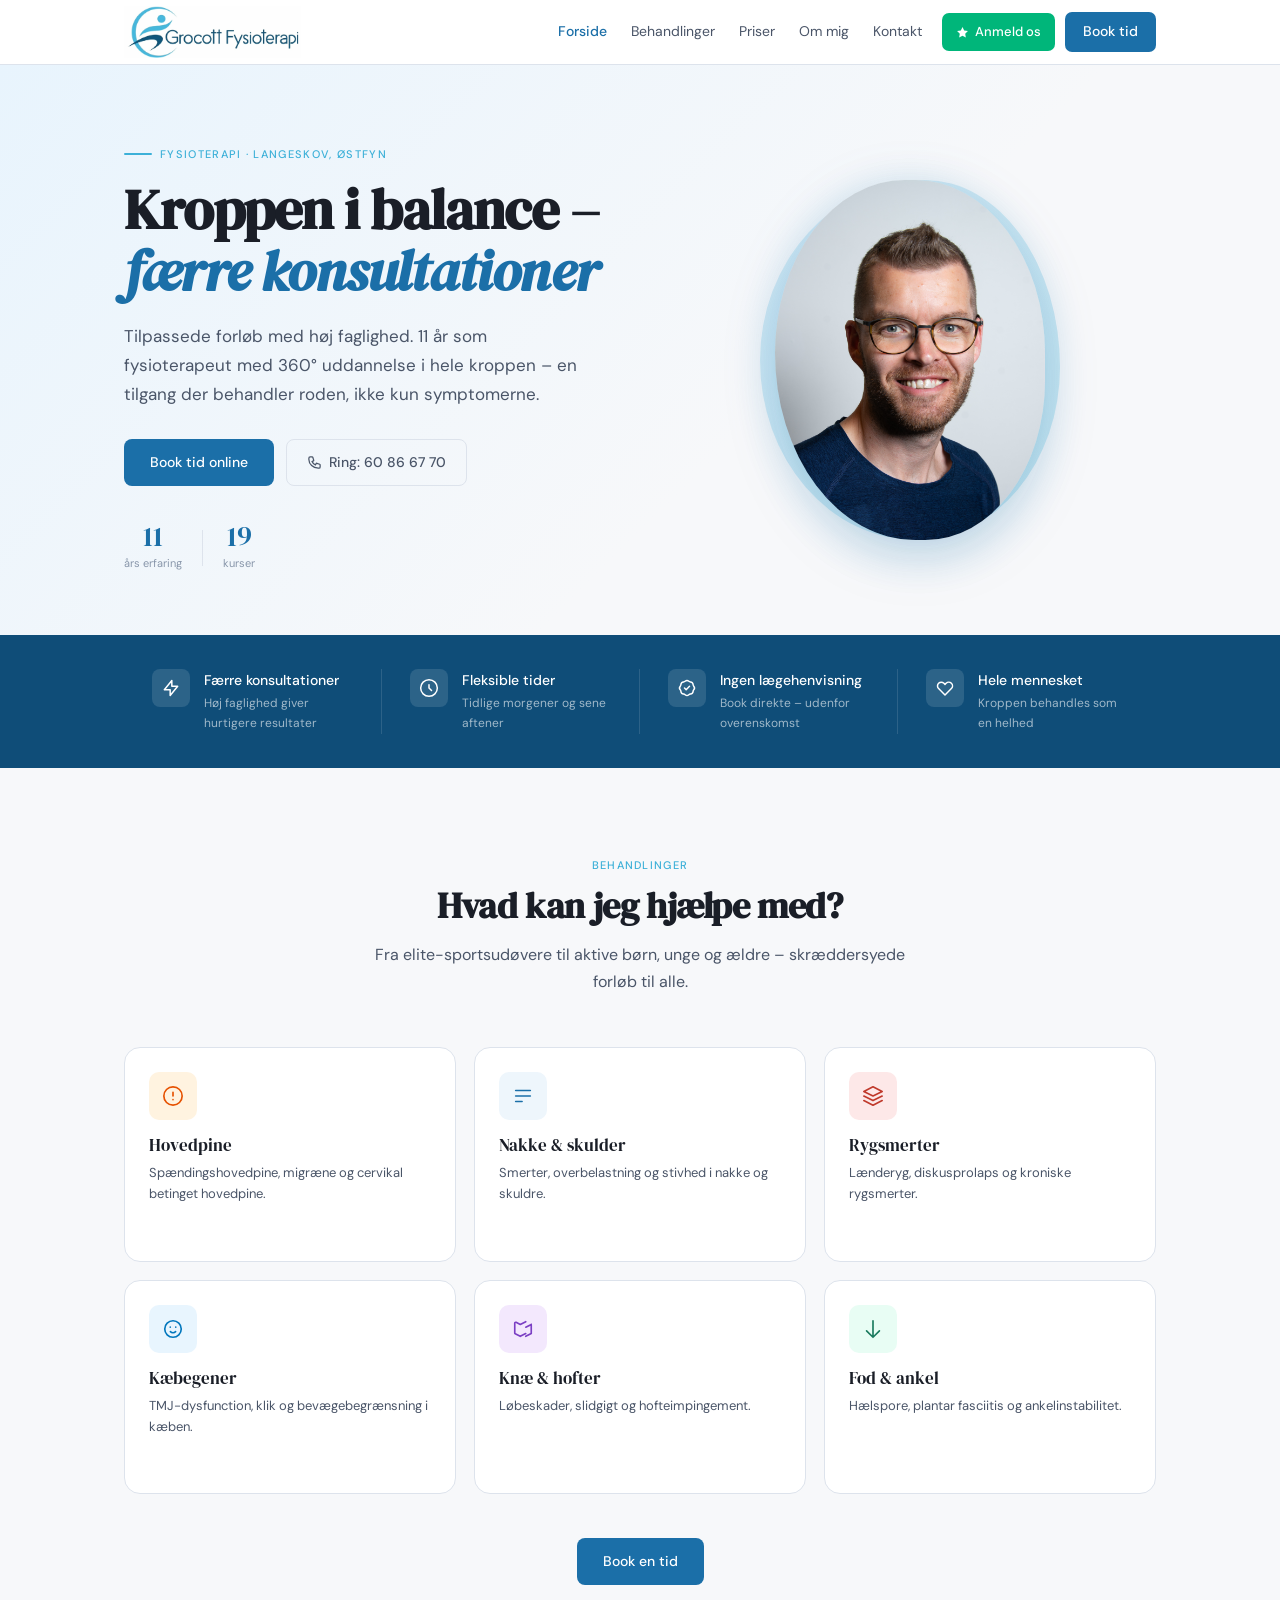
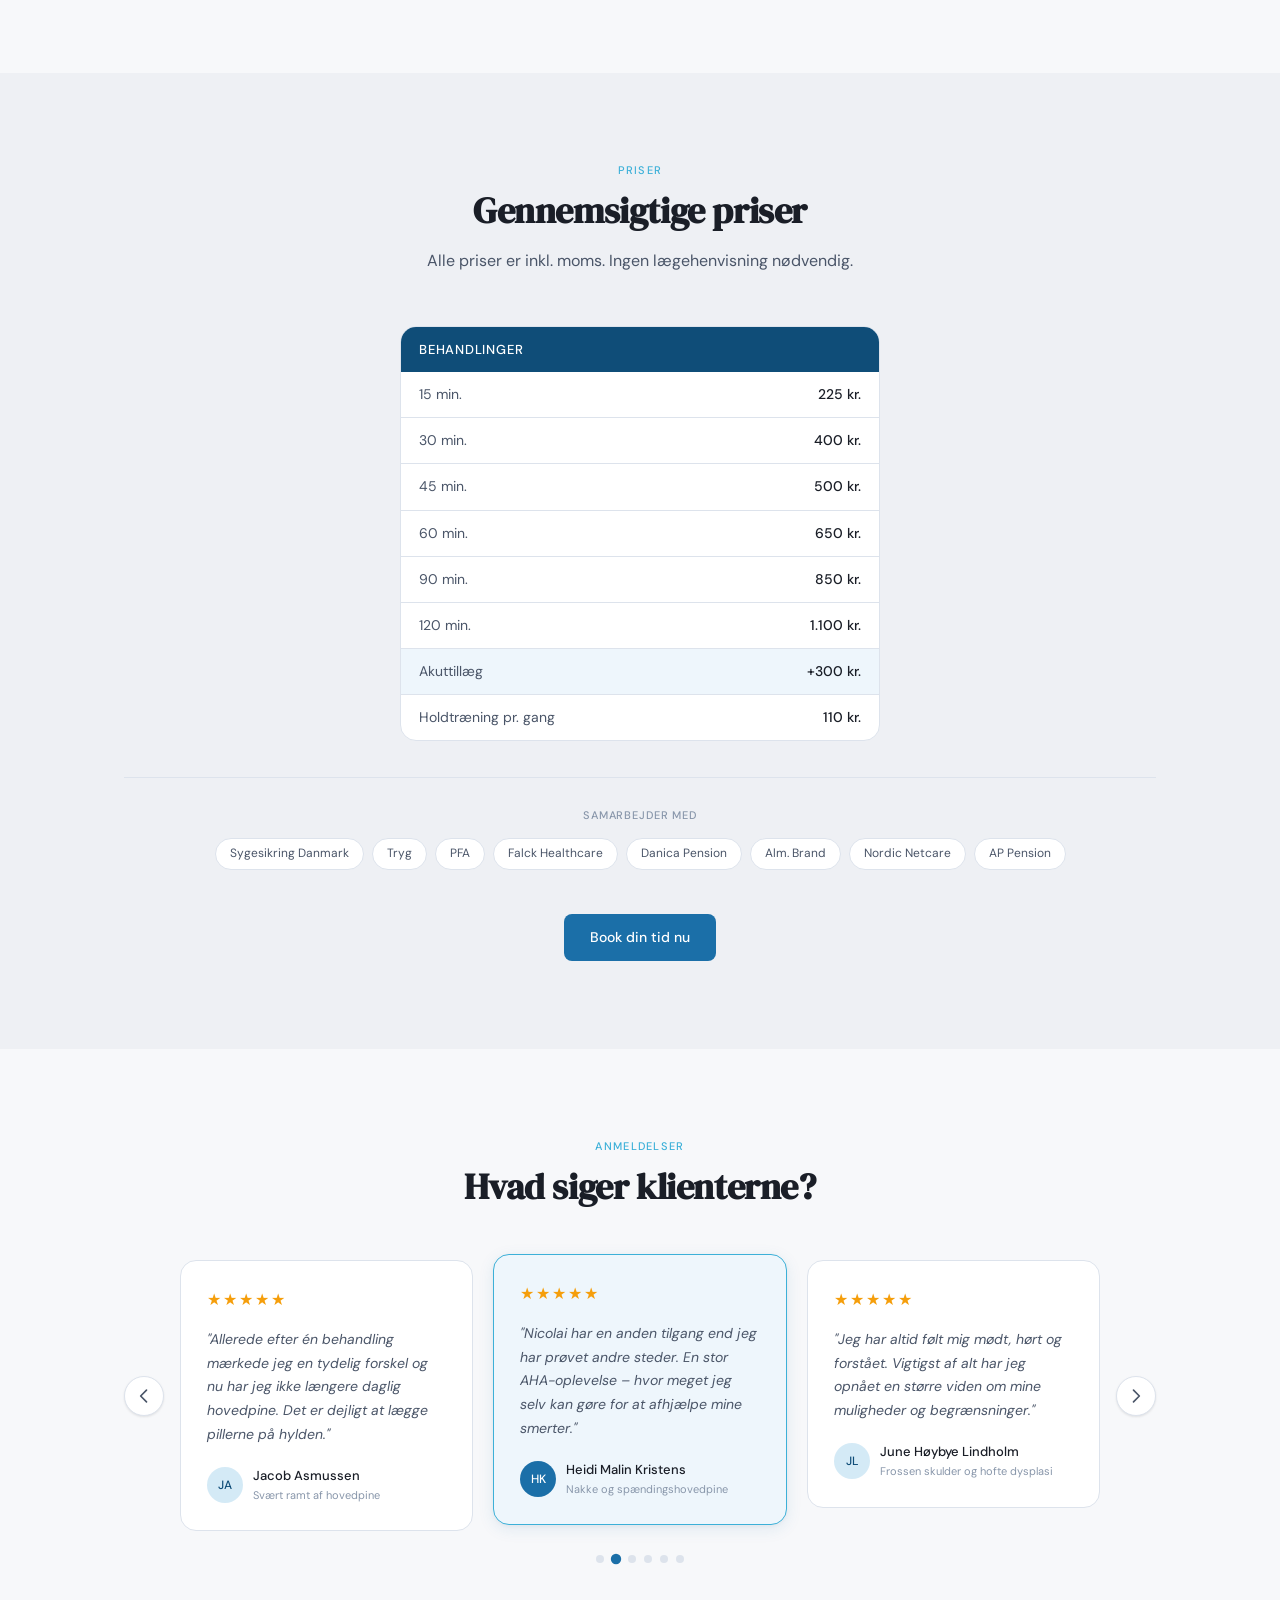
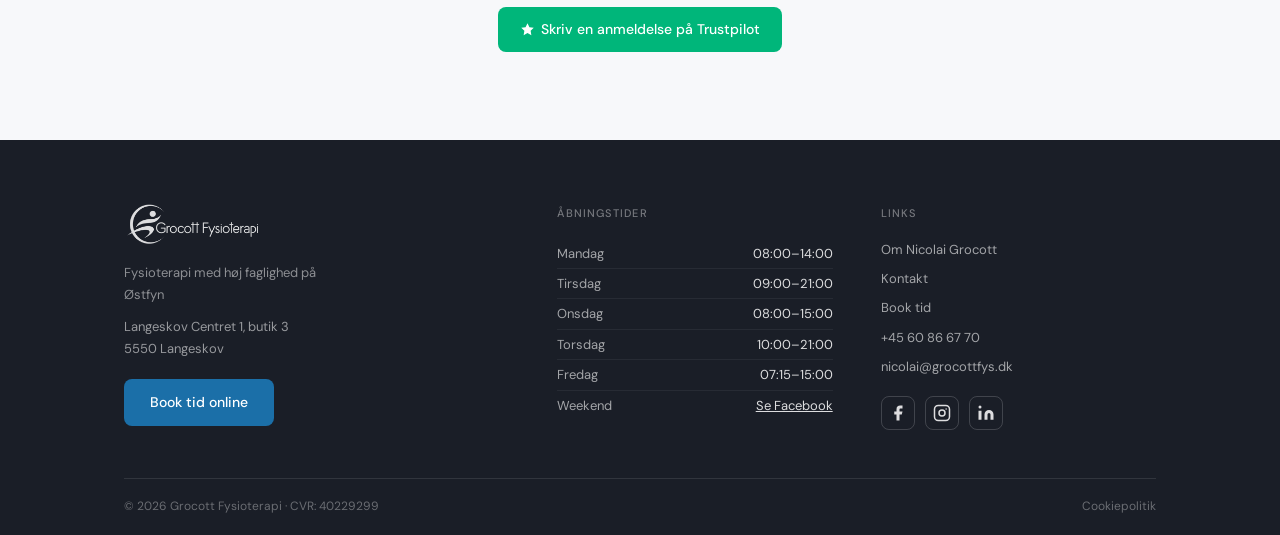
<file: index.html>
<!DOCTYPE html>
<html lang="da">
<head>
  <meta charset="UTF-8" />
  <meta name="viewport" content="width=device-width, initial-scale=1.0" />
  <title>Grocott Fysioterapi</title>
  <link href="https://fonts.googleapis.com/css2?family=DM+Serif+Display:ital@0;1&family=DM+Sans:opsz,wght@9..40,300;9..40,400;9..40,500&display=swap" rel="stylesheet" />
  <link rel="stylesheet" href="style.css" />
</head>
<body>
<!-- Kilde/Reference: Koden til vores redesign, er udviklet med hjælp og vejledning fra AI (Claude.ai) -->
  <header class="nav" id="siteNav">
    <div class="nav__inner">
      <a class="nav__logo" href="index.html"><img src="img/logo.png" alt="Grocott Fysioterapi" class="nav__logo-img" /></a>
      <nav class="nav__links" id="navLinks">
        <a href="index.html" class="nav__link nav__link--active">Forside</a>
        <a href="index.html#behandlinger" class="nav__link">Behandlinger</a>
        <a href="index.html#priser" class="nav__link">Priser</a>
        <a href="about.html" class="nav__link">Om mig</a>
        <a href="contact.html" class="nav__link">Kontakt</a>
        <!-- Book tid i mobilmenuen — skjult på desktop via CSS -->
        <a href="booking.html" class="btn-book-nav nav__book-mobile">Book tid</a>
        <!-- Anmeld os vises kun i mobilmenuen -->
        <a href="https://dk.trustpilot.com/review/grocottfys.dk" target="_blank" rel="noopener" class="btn-review nav__review-mobile">
          <svg width="13" height="13" viewBox="0 0 24 24" fill="currentColor"><path d="M12 2l3.09 6.26L22 9.27l-5 4.87 1.18 6.88L12 17.77l-6.18 3.25L7 14.14 2 9.27l6.91-1.01L12 2z"/></svg>
          Anmeld os
        </a>
      </nav>
      <div class="nav__actions">
        <a href="https://dk.trustpilot.com/review/grocottfys.dk" target="_blank" rel="noopener" class="btn-review">
          <svg width="13" height="13" viewBox="0 0 24 24" fill="currentColor"><path d="M12 2l3.09 6.26L22 9.27l-5 4.87 1.18 6.88L12 17.77l-6.18 3.25L7 14.14 2 9.27l6.91-1.01L12 2z"/></svg>
          Anmeld os
        </a>
        <a href="booking.html" class="btn-book-nav">Book tid</a>
      </div>
      <button class="hamburger" id="hamburger" onclick="toggleMenu()" aria-label="Menu"><span></span><span></span><span></span></button>
    </div>
  </header>

  <section class="hero">
    <div class="container hero__inner">
      <div class="hero__content">
        <div class="hero__eyebrow">Fysioterapi · Langeskov, Østfyn</div>
        <h1 class="hero__title">Kroppen i balance –<br><em>færre konsultationer</em></h1>
        <p class="hero__sub">Tilpassede forløb med høj faglighed. 11 år som fysioterapeut med 360° uddannelse i hele kroppen – en tilgang der behandler roden, ikke kun symptomerne.</p>
        <div class="hero__actions">
          <a href="booking.html" class="btn-primary">Book tid online</a>
          <a href="tel:60866770" class="btn-ghost-outline">
            <svg width="15" height="15" viewBox="0 0 24 24" fill="none" stroke="currentColor" stroke-width="2"><path stroke-linecap="round" stroke-linejoin="round" d="M3 5a2 2 0 012-2h3.28a1 1 0 01.948.684l1.498 4.493a1 1 0 01-.502 1.21l-2.257 1.13a11.042 11.042 0 005.516 5.516l1.13-2.257a1 1 0 011.21-.502l4.493 1.498a1 1 0 01.684.949V19a2 2 0 01-2 2h-1C9.716 21 3 14.284 3 7V5z"/></svg>
            Ring: 60 86 67 70
          </a>
        </div>
        <div class="hero__badges">
          <div class="badge"><span class="badge__num">11</span><span class="badge__lbl">års erfaring</span></div>
          <div class="badge__sep"></div>
          <div class="badge"><span class="badge__num">19</span><span class="badge__lbl">kurser</span></div>
        </div>
      </div>

      <!-- Højre side: foto med bobbel-effekt -->
      <div class="hero__visual" aria-hidden="true">
        <div class="hero__bubble"></div>
        <img src="img/DSC_5429.jpg" alt="Nicolai Grocott — fysioterapeut" class="hero__photo" />

      </div>
    </div>
  </section>

  <section class="usp-strip">
    <div class="container">
      <div class="usp-strip__grid">
        <div class="usp-item"><div class="usp-item__icon"><svg width="20" height="20" viewBox="0 0 24 24" fill="none" stroke="currentColor" stroke-width="1.8"><path stroke-linecap="round" stroke-linejoin="round" d="M13 10V3L4 14h7v7l9-11h-7z"/></svg></div><div><div class="usp-item__title">Færre konsultationer</div><div class="usp-item__desc">Høj faglighed giver hurtigere resultater</div></div></div>
        <div class="usp-item"><div class="usp-item__icon"><svg width="20" height="20" viewBox="0 0 24 24" fill="none" stroke="currentColor" stroke-width="1.8"><circle cx="12" cy="12" r="10"/><path stroke-linecap="round" d="M12 8v4l3 3"/></svg></div><div><div class="usp-item__title">Fleksible tider</div><div class="usp-item__desc">Tidlige morgener og sene aftener</div></div></div>
        <div class="usp-item"><div class="usp-item__icon"><svg width="20" height="20" viewBox="0 0 24 24" fill="none" stroke="currentColor" stroke-width="1.8"><path stroke-linecap="round" stroke-linejoin="round" d="M9 12l2 2 4-4M7.835 4.697a3.42 3.42 0 001.946-.806 3.42 3.42 0 014.438 0 3.42 3.42 0 001.946.806 3.42 3.42 0 013.138 3.138 3.42 3.42 0 00.806 1.946 3.42 3.42 0 010 4.438 3.42 3.42 0 00-.806 1.946 3.42 3.42 0 01-3.138 3.138 3.42 3.42 0 00-1.946.806 3.42 3.42 0 01-4.438 0 3.42 3.42 0 00-1.946-.806 3.42 3.42 0 01-3.138-3.138 3.42 3.42 0 00-.806-1.946 3.42 3.42 0 010-4.438 3.42 3.42 0 00.806-1.946 3.42 3.42 0 013.138-3.138z"/></svg></div><div><div class="usp-item__title">Ingen lægehenvisning</div><div class="usp-item__desc">Book direkte – udenfor overenskomst</div></div></div>
        <div class="usp-item"><div class="usp-item__icon"><svg width="20" height="20" viewBox="0 0 24 24" fill="none" stroke="currentColor" stroke-width="1.8"><path stroke-linecap="round" stroke-linejoin="round" d="M4.318 6.318a4.5 4.5 0 000 6.364L12 20.364l7.682-7.682a4.5 4.5 0 00-6.364-6.364L12 7.636l-1.318-1.318a4.5 4.5 0 00-6.364 0z"/></svg></div><div><div class="usp-item__title">Hele mennesket</div><div class="usp-item__desc">Kroppen behandles som en helhed</div></div></div>
      </div>
    </div>
  </section>

  <section class="section" id="behandlinger">
    <div class="container">
      <div class="section__head">
        <div class="eyebrow">Behandlinger</div>
        <h2 class="section__title">Hvad kan jeg hjælpe med?</h2>
        <p class="section__sub">Fra elite-sportsudøvere til aktive børn, unge og ældre – skræddersyede forløb til alle.</p>
      </div>
      <!-- Klassen er "treat" — det er hvad app.js leder efter med querySelectorAll('.treat') -->
      <div class="treatments-grid">
        <div class="treat"><div class="treat__icon" data-c="1"><svg width="22" height="22" viewBox="0 0 24 24" fill="none" stroke="currentColor" stroke-width="1.8"><circle cx="12" cy="12" r="10"/><path stroke-linecap="round" d="M12 8v4M12 16h.01"/></svg></div><h3 class="treat__name">Hovedpine</h3><p class="treat__desc">Spændingshovedpine, migræne og cervikal betinget hovedpine.</p></div>
        <div class="treat"><div class="treat__icon" data-c="2"><svg width="22" height="22" viewBox="0 0 24 24" fill="none" stroke="currentColor" stroke-width="1.8"><path stroke-linecap="round" stroke-linejoin="round" d="M4 6h16M4 12h16M4 18h7"/></svg></div><h3 class="treat__name">Nakke & skulder</h3><p class="treat__desc">Smerter, overbelastning og stivhed i nakke og skuldre.</p></div>
        <div class="treat"><div class="treat__icon" data-c="3"><svg width="22" height="22" viewBox="0 0 24 24" fill="none" stroke="currentColor" stroke-width="1.8"><path stroke-linecap="round" stroke-linejoin="round" d="M12 2L2 7l10 5 10-5-10-5zM2 17l10 5 10-5M2 12l10 5 10-5"/></svg></div><h3 class="treat__name">Rygsmerter</h3><p class="treat__desc">Lænderyg, diskusprolaps og kroniske rygsmerter.</p></div>
        <div class="treat"><div class="treat__icon" data-c="4"><svg width="22" height="22" viewBox="0 0 24 24" fill="none" stroke="currentColor" stroke-width="1.8"><path stroke-linecap="round" stroke-linejoin="round" d="M14.828 14.828a4 4 0 01-5.656 0M9 10h.01M15 10h.01M21 12a9 9 0 11-18 0 9 9 0 0118 0z"/></svg></div><h3 class="treat__name">Kæbegener</h3><p class="treat__desc">TMJ-dysfunction, klik og bevægebegrænsning i kæben.</p></div>
        <div class="treat"><div class="treat__icon" data-c="5"><svg width="22" height="22" viewBox="0 0 24 24" fill="none" stroke="currentColor" stroke-width="1.8"><path stroke-linecap="round" stroke-linejoin="round" d="M9 20l-5.447-2.724A1 1 0 013 16.382V5.618a1 1 0 011.447-.894L9 7m0 13l6-3m-6-10l6-3m6 3l-6 3m6-3v10l-6 3"/></svg></div><h3 class="treat__name">Knæ & hofter</h3><p class="treat__desc">Løbeskader, slidgigt og hofteimpingement.</p></div>
        <div class="treat"><div class="treat__icon" data-c="6"><svg width="22" height="22" viewBox="0 0 24 24" fill="none" stroke="currentColor" stroke-width="1.8"><path stroke-linecap="round" stroke-linejoin="round" d="M19 14l-7 7m0 0l-7-7m7 7V3"/></svg></div><h3 class="treat__name">Fod & ankel</h3><p class="treat__desc">Hælspore, plantar fasciitis og ankelinstabilitet.</p></div>
      </div>
      <div class="section__cta"><a href="booking.html" class="btn-primary">Book en tid</a></div>
    </div>
  </section>

  <!-- Modal popup til behandlinger — app.js åbner den ved klik på .treat -->
  <div class="modal" id="treatModal" role="dialog" aria-modal="true" aria-labelledby="modalTitle">
    <div class="modal__box">
      <div class="modal__header">
        <h2 class="modal__title" id="modalTitle"></h2>
        <button class="modal__close" id="modalClose" type="button" aria-label="Luk">
          <svg width="20" height="20" viewBox="0 0 24 24" fill="none" stroke="currentColor" stroke-width="2"><path stroke-linecap="round" stroke-linejoin="round" d="M6 18L18 6M6 6l12 12"/></svg>
        </button>
      </div>
      <div class="modal__body"><div class="modal__content"></div></div>
      <div class="modal__footer">
        <a href="booking.html" class="btn-primary">Book en tid</a>
        <button class="btn-ghost" id="modalClose2" type="button">Luk</button>
      </div>
    </div>
  </div>



  <section class="section section--alt" id="priser">
    <div class="container">
      <div class="section__head">
        <div class="eyebrow">Priser</div>
        <h2 class="section__title">Gennemsigtige priser</h2>
        <p class="section__sub">Alle priser er inkl. moms. Ingen lægehenvisning nødvendig.</p>
      </div>
      <div class="prices-center">
        <div class="prices-table">
          <div class="prices-table__head">Behandlinger</div>
          <div class="price-row"><span>15 min.</span><span class="price-row__val">225 kr.</span></div>
          <div class="price-row"><span>30 min.</span><span class="price-row__val">400 kr.</span></div>
          <div class="price-row"><span>45 min.</span><span class="price-row__val">500 kr.</span></div>
          <div class="price-row"><span>60 min.</span><span class="price-row__val">650 kr.</span></div>
          <div class="price-row"><span>90 min.</span><span class="price-row__val">850 kr.</span></div>
          <div class="price-row"><span>120 min.</span><span class="price-row__val">1.100 kr.</span></div>
          <div class="price-row price-row--accent"><span>Akuttillæg</span><span class="price-row__val">+300 kr.</span></div>
          <div class="price-row"><span>Holdtræning pr. gang</span><span class="price-row__val">110 kr.</span></div>
        </div>
      </div>
      <div class="insurance-strip">
        <div class="insurance-strip__label">Samarbejder med</div>
        <div class="insurance-strip__logos"><span>Sygesikring Danmark</span><span>Tryg</span><span>PFA</span><span>Falck Healthcare</span><span>Danica Pension</span><span>Alm. Brand</span><span>Nordic Netcare</span><span>AP Pension</span></div>
      </div>
      <div class="section__cta"><a href="booking.html" class="btn-primary">Book din tid nu</a></div>
    </div>
  </section>

  <!-- Karrusel — app.js leder efter id="carouselTrack" og id="reviewsCarousel" -->
  <section class="section" id="reviewsCarousel">
    <div class="container">
      <div class="section__head">
        <div class="eyebrow">Anmeldelser</div>
        <h2 class="section__title">Hvad siger klienterne?</h2>
      </div>
      <div class="carousel">
        <button class="carousel__btn carousel__btn--prev" id="carouselPrev" type="button" aria-label="Forrige anmeldelse">
          <svg width="20" height="20" viewBox="0 0 24 24" fill="none" stroke="currentColor" stroke-width="2"><path stroke-linecap="round" stroke-linejoin="round" d="M15 19l-7-7 7-7"/></svg>
        </button>
        <!-- Anmeldelseskort indsættes her af app.js -->
        <div class="reviews-grid" id="carouselTrack"></div>
        <button class="carousel__btn carousel__btn--next" id="carouselNext" type="button" aria-label="Næste anmeldelse">
          <svg width="20" height="20" viewBox="0 0 24 24" fill="none" stroke="currentColor" stroke-width="2"><path stroke-linecap="round" stroke-linejoin="round" d="M9 5l7 7-7 7"/></svg>
        </button>
      </div>
      <div class="carousel__dots" id="carouselDots"></div>
      <div class="section__cta">
        <a href="https://dk.trustpilot.com/review/grocottfys.dk" target="_blank" rel="noopener" class="btn-review btn-review--large">
          <svg width="15" height="15" viewBox="0 0 24 24" fill="currentColor"><path d="M12 2l3.09 6.26L22 9.27l-5 4.87 1.18 6.88L12 17.77l-6.18 3.25L7 14.14 2 9.27l6.91-1.01L12 2z"/></svg>
          Skriv en anmeldelse på Trustpilot
        </a>
      </div>
    </div>
  </section>

  <footer class="footer">
    <div class="container">
      <div class="footer__grid">
        <div class="footer__brand">
          <img src="img/logo_transparent.png" alt="Grocott Fysioterapi" class="footer__logo" />
          <p class="footer__tagline">Fysioterapi med høj faglighed på Østfyn</p>
          <p class="footer__addr">Langeskov Centret 1, butik 3<br>5550 Langeskov</p>
          <a href="booking.html" class="btn-primary" style="margin-top:18px;display:inline-block">Book tid online</a>
        </div>
        <div class="footer__col">
          <div class="footer__col-title">Åbningstider</div>
          <div class="footer__hours-row"><span>Mandag</span><strong>08:00–14:00</strong></div>
          <div class="footer__hours-row"><span>Tirsdag</span><strong>09:00–21:00</strong></div>
          <div class="footer__hours-row"><span>Onsdag</span><strong>08:00–15:00</strong></div>
          <div class="footer__hours-row"><span>Torsdag</span><strong>10:00–21:00</strong></div>
          <div class="footer__hours-row"><span>Fredag</span><strong>07:15–15:00</strong></div>
          <div class="footer__hours-row"><span>Weekend</span><strong><a href="https://www.facebook.com/grocottfysioterapi/?locale=da_DK" target="_blank" rel="noopener" style="color:inherit;text-decoration:underline;">Se Facebook</a></strong></div>
        </div>
        <div class="footer__col">
          <div class="footer__col-title">Links</div>
          <a class="footer__link" href="about.html">Om Nicolai Grocott</a>
          <a class="footer__link" href="contact.html">Kontakt</a>
          <a class="footer__link" href="booking.html">Book tid</a>
          <a class="footer__link" href="tel:60866770">+45 60 86 67 70</a>
          <a class="footer__link" href="mailto:nicolai@grocottfys.dk">nicolai@grocottfys.dk</a>
                    <div class="footer__social">
            <a href="https://www.facebook.com/grocottfysioterapi/?locale=da_DK" target="_blank" rel="noopener" class="footer__social-icon" aria-label="Facebook">
              <svg width="18" height="18" viewBox="0 0 24 24" fill="currentColor"><path d="M18 2h-3a5 5 0 00-5 5v3H7v4h3v8h4v-8h3l1-4h-4V7a1 1 0 011-1h3z"/></svg>
            </a>
            <a href="https://www.instagram.com/grocott_fys/" target="_blank" rel="noopener" class="footer__social-icon" aria-label="Instagram">
              <svg width="18" height="18" viewBox="0 0 24 24" fill="none" stroke="currentColor" stroke-width="2" stroke-linecap="round" stroke-linejoin="round"><rect x="2" y="2" width="20" height="20" rx="5"/><circle cx="12" cy="12" r="4"/><circle cx="17.5" cy="6.5" r="1" fill="currentColor" stroke="none"/></svg>
            </a>
            <a href="https://www.linkedin.com/in/nicolai-engstr%C3%B8m-grocott-728933164/" target="_blank" rel="noopener" class="footer__social-icon" aria-label="LinkedIn">
              <svg width="18" height="18" viewBox="0 0 24 24" fill="currentColor"><path d="M16 8a6 6 0 016 6v7h-4v-7a2 2 0 00-2-2 2 2 0 00-2 2v7h-4v-7a6 6 0 016-6zM2 9h4v12H2z"/><circle cx="4" cy="4" r="2"/></svg>
            </a>
          </div>
        </div>
      </div>
      <div class="footer__bottom">
        <span>© 2026 Grocott Fysioterapi · CVR: 40229299</span>
        <a href="#" class="footer__bottom-link">Cookiepolitik</a>
      </div>
    </div>
  </footer>

  <!-- Kun ét script-tag — app.js indeholder alt -->
  <script src="app.js"></script>

</body>
</html>
</file>
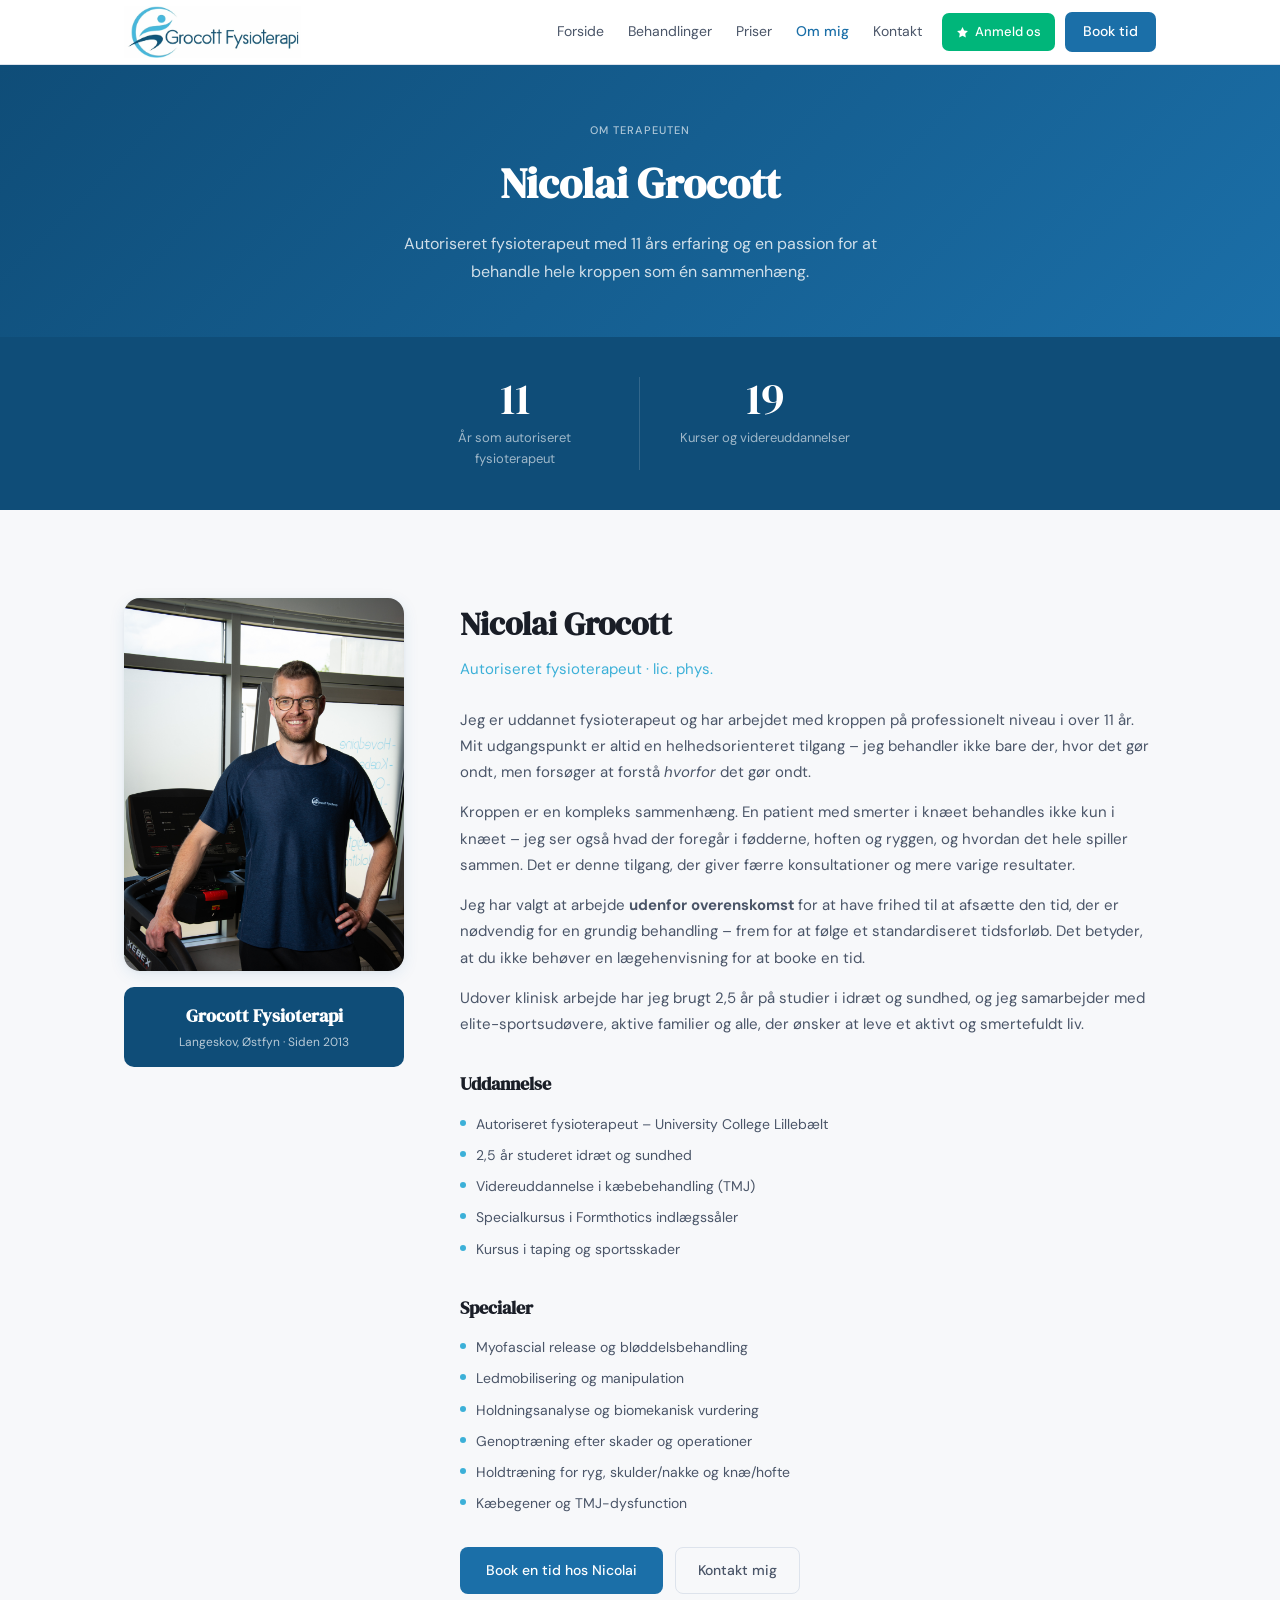
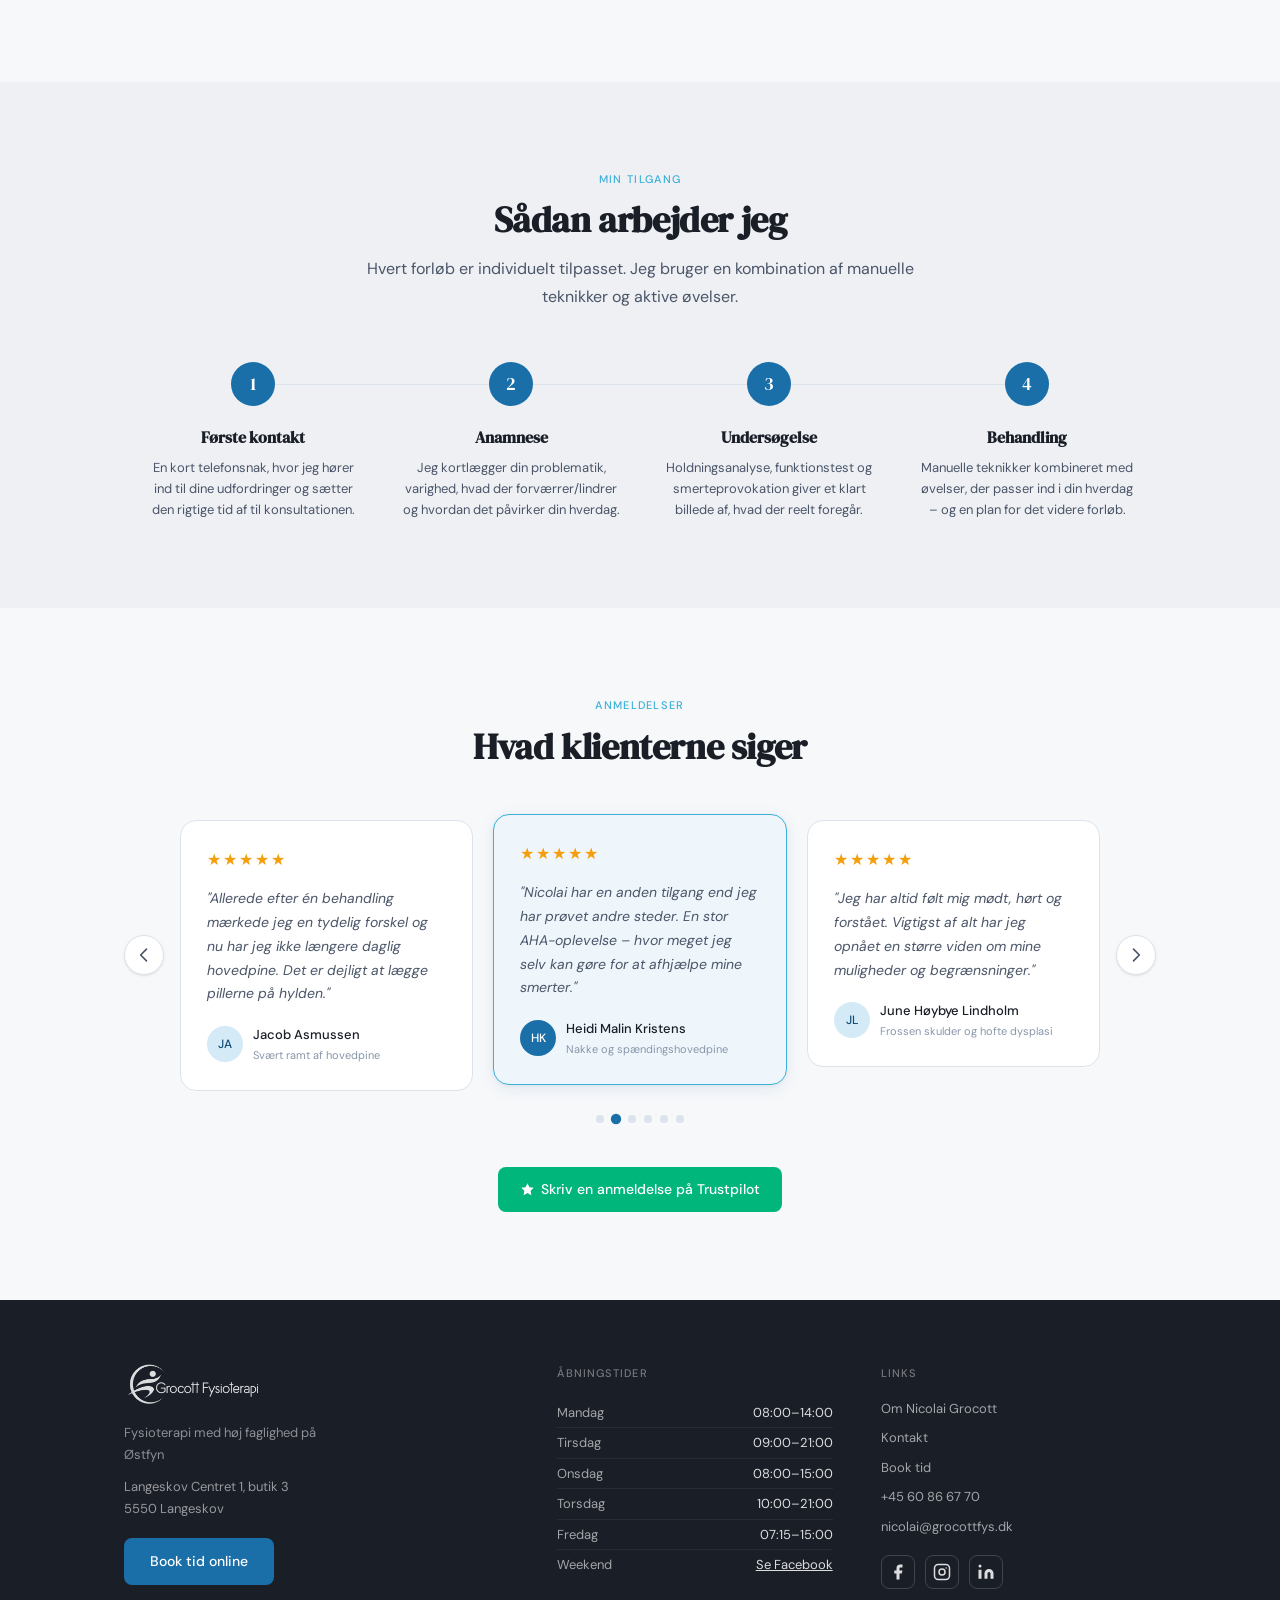
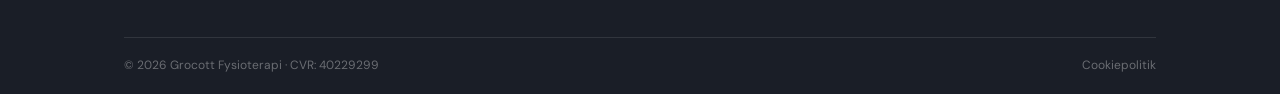
<file: about.html>
<!DOCTYPE html>
<html lang="da">
<head>
  <meta charset="UTF-8" />
  <meta name="viewport" content="width=device-width, initial-scale=1.0" />
  <title>Om mig</title>
  <link href="https://fonts.googleapis.com/css2?family=DM+Serif+Display:ital@0;1&family=DM+Sans:opsz,wght@9..40,300;9..40,400;9..40,500&display=swap" rel="stylesheet" />
  <link rel="stylesheet" href="style.css" />
</head>
<body>
<!-- Kilde/Reference: Koden til vores redesign, er udviklet med hjælp og vejledning fra AI (Claude.ai) -->
  <!-- NAVIGATION -->
  <header class="nav" id="siteNav">
    <div class="nav__inner">
      <a class="nav__logo" href="index.html">
        <img src="img/logo.png" alt="Grocott Fysioterapi" class="nav__logo-img" />
      </a>
      <nav class="nav__links" id="navLinks">
        <a href="index.html"              class="nav__link">Forside</a>
        <a href="index.html#behandlinger" class="nav__link">Behandlinger</a>
        <a href="index.html#priser"       class="nav__link">Priser</a>
        <a href="about.html"                 class="nav__link nav__link--active">Om mig</a>
        <a href="contact.html"            class="nav__link">Kontakt</a>
        <!-- Book tid vises kun i mobilmenuen -->
        <a href="booking.html" class="btn-book-nav nav__book-mobile">Book tid</a>
        <!-- Anmeld os vises kun i mobilmenuen -->
        <a href="https://dk.trustpilot.com/review/grocottfys.dk" target="_blank" rel="noopener" class="btn-review nav__review-mobile">
          <svg width="13" height="13" viewBox="0 0 24 24" fill="currentColor"><path d="M12 2l3.09 6.26L22 9.27l-5 4.87 1.18 6.88L12 17.77l-6.18 3.25L7 14.14 2 9.27l6.91-1.01L12 2z"/></svg>
          Anmeld os
        </a>
      </nav>
      <div class="nav__actions">
        <a href="https://dk.trustpilot.com/review/grocottfys.dk" target="_blank" rel="noopener" class="btn-review">
          <svg width="13" height="13" viewBox="0 0 24 24" fill="currentColor"><path d="M12 2l3.09 6.26L22 9.27l-5 4.87 1.18 6.88L12 17.77l-6.18 3.25L7 14.14 2 9.27l6.91-1.01L12 2z"/></svg>
          Anmeld os
        </a>
        <a href="booking.html" class="btn-book-nav">Book tid</a>
      </div>
      <button class="hamburger" id="hamburger" onclick="toggleMenu()" aria-label="Åbn menu">
        <span></span><span></span><span></span>
      </button>
    </div>
  </header>

  <!-- PAGE HERO  -->
  <section class="page-hero">
    <div class="container">
      <div class="page-hero__eyebrow">Om terapeuten</div>
      <h1 class="page-hero__title">Nicolai Grocott</h1>
      <p class="page-hero__sub">Autoriseret fysioterapeut med 11 års erfaring og en passion for at behandle hele kroppen som én sammenhæng.</p>
    </div>
  </section>

  <!-- STATS STRIP -->
  <section class="om-stats-strip">
    <div class="container">
      <div class="om-stats-grid">
        <div class="om-stat">
          <div class="om-stat__num">11</div>
          <div class="om-stat__lbl">År som autoriseret fysioterapeut</div>
        </div>
        <div class="om-stat">
          <div class="om-stat__num">19</div>
          <div class="om-stat__lbl">Kurser og videreuddannelser</div>
        </div>
      </div>
    </div>
  </section>

  <!-- PROFIL-SEKTION -->
  <section class="section">
    <div class="container">
      <div class="profile-grid">

        <!-- Billede og badge-kort -->
        <div class="profile-img-wrap">
          <div class="profile-img-frame">
            <img src="img/DSC_5459.jpg" alt="Nicolai Grocott — autoriseret fysioterapeut" class="profile-img" />
          </div>
          <div class="profile-badge-card">
            <strong>Grocott Fysioterapi</strong>
            <span>Langeskov, Østfyn · Siden 2013</span>
          </div>
        </div>

        <!-- Tekstindhold -->
        <div class="profile-body">
          <h2>Nicolai Grocott</h2>
          <p class="profile-subtitle">Autoriseret fysioterapeut · lic. phys.</p>

          <p>Jeg er uddannet fysioterapeut og har arbejdet med kroppen på professionelt niveau i over 11 år. Mit udgangspunkt er altid en helhedsorienteret tilgang – jeg behandler ikke bare der, hvor det gør ondt, men forsøger at forstå <em>hvorfor</em> det gør ondt.</p>

          <p>Kroppen er en kompleks sammenhæng. En patient med smerter i knæet behandles ikke kun i knæet – jeg ser også hvad der foregår i fødderne, hoften og ryggen, og hvordan det hele spiller sammen. Det er denne tilgang, der giver færre konsultationer og mere varige resultater.</p>

          <p>Jeg har valgt at arbejde <strong>udenfor overenskomst</strong> for at have frihed til at afsætte den tid, der er nødvendig for en grundig behandling – frem for at følge et standardiseret tidsforløb. Det betyder, at du ikke behøver en lægehenvisning for at booke en tid.</p>

          <p>Udover klinisk arbejde har jeg brugt 2,5 år på studier i idræt og sundhed, og jeg samarbejder med elite-sportsudøvere, aktive familier og alle, der ønsker at leve et aktivt og smertefuldt liv.</p>

          <!-- Uddannelse og kurser -->
          <div class="cv-section">
            <h3 class="cv-section__title">Uddannelse</h3>
            <ul class="cv-list">
              <li>Autoriseret fysioterapeut – University College Lillebælt</li>
              <li>2,5 år studeret idræt og sundhed</li>
              <li>Videreuddannelse i kæbebehandling (TMJ)</li>
              <li>Specialkursus i Formthotics indlægssåler</li>
              <li>Kursus i taping og sportsskader</li>
            </ul>
          </div>

          <div class="cv-section">
            <h3 class="cv-section__title">Specialer</h3>
            <ul class="cv-list">
              <li>Myofascial release og bløddelsbehandling</li>
              <li>Ledmobilisering og manipulation</li>
              <li>Holdningsanalyse og biomekanisk vurdering</li>
              <li>Genoptræning efter skader og operationer</li>
              <li>Holdtræning for ryg, skulder/nakke og knæ/hofte</li>
              <li>Kæbegener og TMJ-dysfunction</li>
            </ul>
          </div>

          <div style="margin-top: 32px; display: flex; gap: 12px; flex-wrap: wrap;">
            <a href="booking.html" class="btn-primary">Book en tid hos Nicolai</a>
            <a href="contact.html" class="btn-ghost">Kontakt mig</a>
          </div>
        </div>

      </div>
    </div>
  </section>

  <!-- MIN TILGANG-->
  <section class="section section--alt">
    <div class="container">
      <div class="section__head">
        <div class="eyebrow">Min tilgang</div>
        <h2 class="section__title">Sådan arbejder jeg</h2>
        <p class="section__sub">Hvert forløb er individuelt tilpasset. Jeg bruger en kombination af manuelle teknikker og aktive øvelser.</p>
      </div>
      <div class="steps-list">
        <div class="step-item">
          <div class="step-item__num">1</div>
          <h3 class="step-item__title">Første kontakt</h3>
          <p class="step-item__desc">En kort telefonsnak, hvor jeg hører ind til dine udfordringer og sætter den rigtige tid af til konsultationen.</p>
        </div>
        <div class="step-item">
          <div class="step-item__num">2</div>
          <h3 class="step-item__title">Anamnese</h3>
          <p class="step-item__desc">Jeg kortlægger din problematik, varighed, hvad der forværrer/lindrer og hvordan det påvirker din hverdag.</p>
        </div>
        <div class="step-item">
          <div class="step-item__num">3</div>
          <h3 class="step-item__title">Undersøgelse</h3>
          <p class="step-item__desc">Holdningsanalyse, funktionstest og smerteprovokation giver et klart billede af, hvad der reelt foregår.</p>
        </div>
        <div class="step-item">
          <div class="step-item__num">4</div>
          <h3 class="step-item__title">Behandling</h3>
          <p class="step-item__desc">Manuelle teknikker kombineret med øvelser, der passer ind i din hverdag – og en plan for det videre forløb.</p>
        </div>
      </div>
    </div>
  </section>

  <!-- Anmeldelser karrusel — app.js indsætter kort i carouselTrack -->
  <section class="section" id="reviewsCarousel">
    <div class="container">
      <div class="section__head">
        <div class="eyebrow">Anmeldelser</div>
        <h2 class="section__title">Hvad klienterne siger</h2>
      </div>
      <div class="carousel">
        <button class="carousel__btn carousel__btn--prev" id="carouselPrev" type="button" aria-label="Forrige anmeldelse">
          <svg width="20" height="20" viewBox="0 0 24 24" fill="none" stroke="currentColor" stroke-width="2"><path stroke-linecap="round" stroke-linejoin="round" d="M15 19l-7-7 7-7"/></svg>
        </button>
        <div class="reviews-grid" id="carouselTrack"></div>
        <button class="carousel__btn carousel__btn--next" id="carouselNext" type="button" aria-label="Næste anmeldelse">
          <svg width="20" height="20" viewBox="0 0 24 24" fill="none" stroke="currentColor" stroke-width="2"><path stroke-linecap="round" stroke-linejoin="round" d="M9 5l7 7-7 7"/></svg>
        </button>
      </div>
      <div class="carousel__dots" id="carouselDots"></div>
      <div class="section__cta">
        <a href="https://dk.trustpilot.com/review/grocottfys.dk" target="_blank" rel="noopener" class="btn-review btn-review--large">
          <svg width="15" height="15" viewBox="0 0 24 24" fill="currentColor"><path d="M12 2l3.09 6.26L22 9.27l-5 4.87 1.18 6.88L12 17.77l-6.18 3.25L7 14.14 2 9.27l6.91-1.01L12 2z"/></svg>
          Skriv en anmeldelse på Trustpilot
        </a>
      </div>
    </div>
  </section>

  <!-- FOOTER -->
  <footer class="footer">
    <div class="container">
      <div class="footer__grid">
        <div>
          <img src="img/logo_transparent.png" alt="Grocott Fysioterapi" class="footer__logo" />
          <p class="footer__tagline">Fysioterapi med høj faglighed på Østfyn</p>
          <p class="footer__addr">Langeskov Centret 1, butik 3<br>5550 Langeskov</p>
          <a href="booking.html" class="btn-primary" style="margin-top:18px;display:inline-block">Book tid online</a>
        </div>
        <div>
          <div class="footer__col-title">Åbningstider</div>
          <div class="footer__hours-row"><span>Mandag</span><strong>08:00–14:00</strong></div>
          <div class="footer__hours-row"><span>Tirsdag</span><strong>09:00–21:00</strong></div>
          <div class="footer__hours-row"><span>Onsdag</span><strong>08:00–15:00</strong></div>
          <div class="footer__hours-row"><span>Torsdag</span><strong>10:00–21:00</strong></div>
          <div class="footer__hours-row"><span>Fredag</span><strong>07:15–15:00</strong></div>
          <div class="footer__hours-row"><span>Weekend</span><strong><a href="https://www.facebook.com/grocottfysioterapi/?locale=da_DK" target="_blank" rel="noopener" style="color:inherit;text-decoration:underline;">Se Facebook</a></strong></div>
        </div>
        <div>
          <div class="footer__col-title">Links</div>
          <a class="footer__link" href="about.html">Om Nicolai Grocott</a>
          <a class="footer__link" href="contact.html">Kontakt</a>
          <a class="footer__link" href="booking.html">Book tid</a>
          <a class="footer__link" href="tel:60866770">+45 60 86 67 70</a>
          <a class="footer__link" href="mailto:nicolai@grocottfys.dk">nicolai@grocottfys.dk</a>
          <div class="footer__social">
            <a href="https://www.facebook.com/grocottfysioterapi/?locale=da_DK" target="_blank" rel="noopener" class="footer__social-icon" aria-label="Facebook">
              <svg width="18" height="18" viewBox="0 0 24 24" fill="currentColor"><path d="M18 2h-3a5 5 0 00-5 5v3H7v4h3v8h4v-8h3l1-4h-4V7a1 1 0 011-1h3z"/></svg>
            </a>
            <a href="https://www.instagram.com/grocott_fys/" target="_blank" rel="noopener" class="footer__social-icon" aria-label="Instagram">
              <svg width="18" height="18" viewBox="0 0 24 24" fill="none" stroke="currentColor" stroke-width="2" stroke-linecap="round" stroke-linejoin="round"><rect x="2" y="2" width="20" height="20" rx="5"/><circle cx="12" cy="12" r="4"/><circle cx="17.5" cy="6.5" r="1" fill="currentColor" stroke="none"/></svg>
            </a>
            <a href="https://www.linkedin.com/in/nicolai-engstr%C3%B8m-grocott-728933164/" target="_blank" rel="noopener" class="footer__social-icon" aria-label="LinkedIn">
              <svg width="18" height="18" viewBox="0 0 24 24" fill="currentColor"><path d="M16 8a6 6 0 016 6v7h-4v-7a2 2 0 00-2-2 2 2 0 00-2 2v7h-4v-7a6 6 0 016-6zM2 9h4v12H2z"/><circle cx="4" cy="4" r="2"/></svg>
            </a>
          </div>
        </div>
      </div>
      <div class="footer__bottom">
        <span>© 2026 Grocott Fysioterapi · CVR: 40229299</span>
        <a href="#" class="footer__bottom-link">Cookiepolitik</a>
      </div>
    </div>
  </footer>



  <script src="app.js"></script>

</body>
</html>
</file>
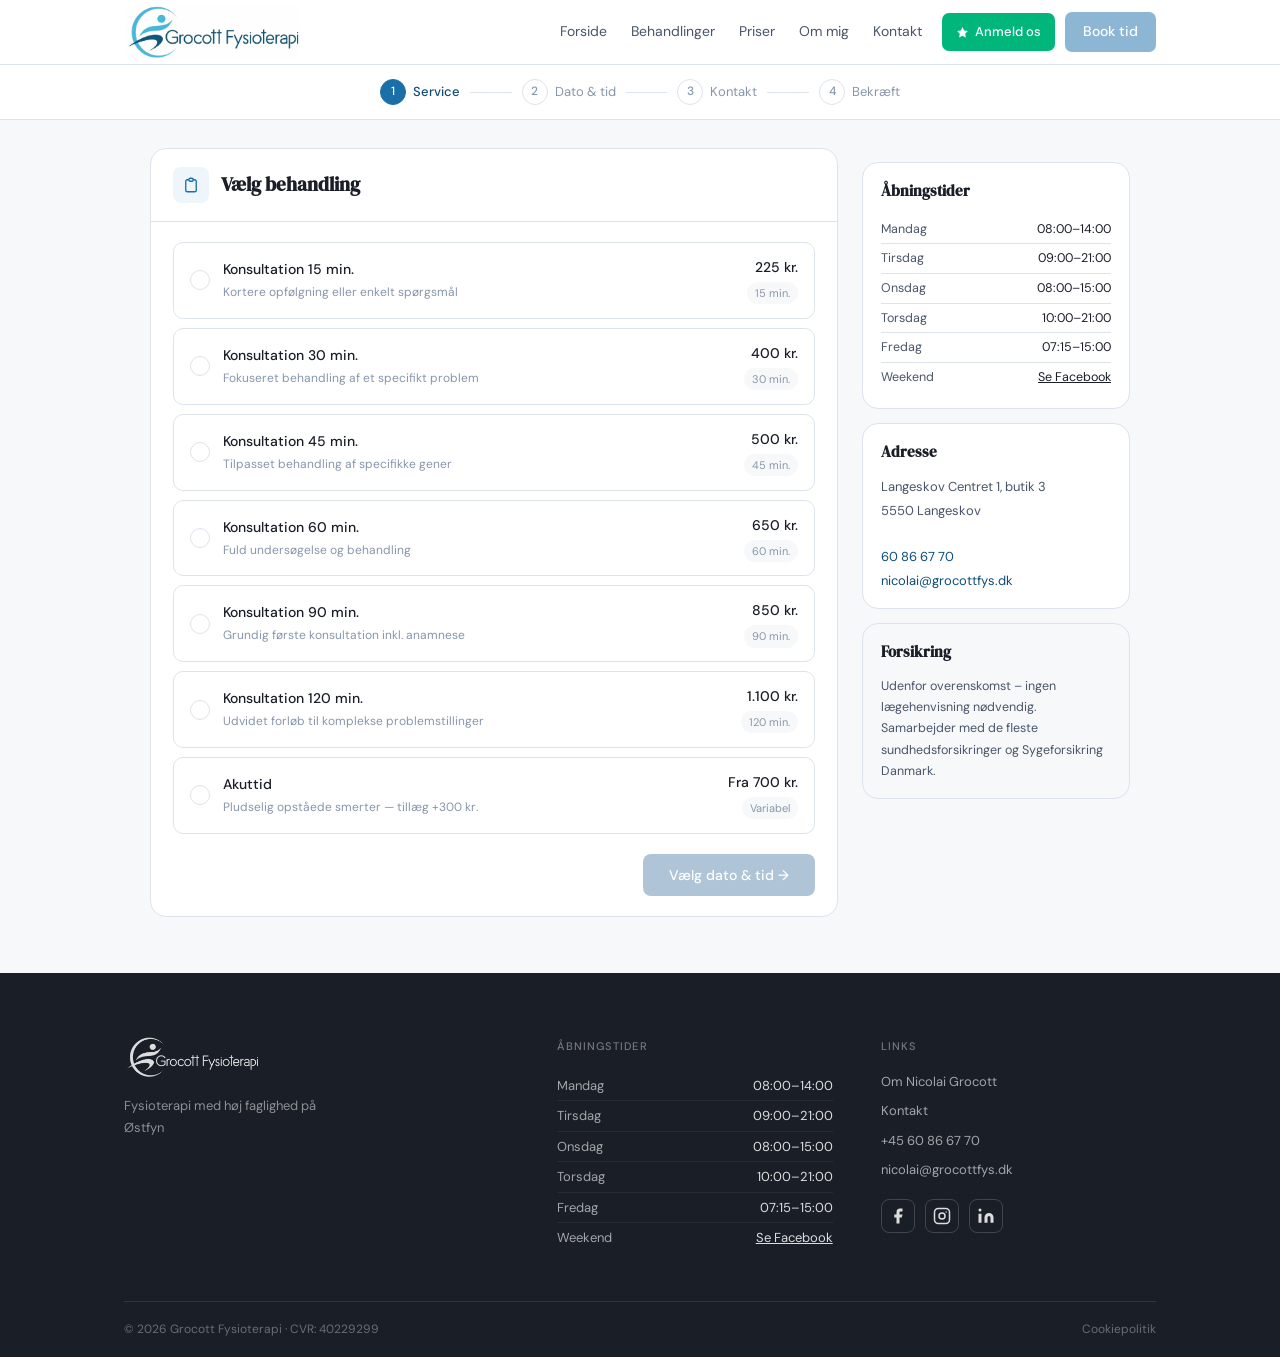
<file: booking.html>
<!DOCTYPE html>
<html lang="da">
<head>
  <meta charset="UTF-8" />
  <meta name="viewport" content="width=device-width, initial-scale=1.0" />
  <title>Book tid — Grocott Fysioterapi</title>
  <link href="https://fonts.googleapis.com/css2?family=DM+Serif+Display:ital@0;1&family=DM+Sans:opsz,wght@9..40,300;9..40,400;9..40,500&display=swap" rel="stylesheet" />
  <link rel="stylesheet" href="style.css" />
</head>
<body>
<!-- Kilde/Reference: Koden til vores redesign, er udviklet med hjælp og vejledning fra AI (Claude.ai) -->
  <header class="nav" id="siteNav">
    <div class="nav__inner">
      <a class="nav__logo" href="index.html"><img src="img/logo.png" alt="Grocott Fysioterapi" class="nav__logo-img" /></a>
      <nav class="nav__links" id="navLinks">
        <a href="index.html" class="nav__link">Forside</a>
        <a href="index.html#behandlinger" class="nav__link">Behandlinger</a>
        <a href="index.html#priser" class="nav__link">Priser</a>
        <a href="about.html" class="nav__link">Om mig</a>
        <a href="contact.html" class="nav__link">Kontakt</a>
        <!-- Anmeld os vises kun i mobilmenuen -->
        <a href="https://dk.trustpilot.com/review/grocottfys.dk" target="_blank" rel="noopener" class="btn-review nav__review-mobile">
          <svg width="13" height="13" viewBox="0 0 24 24" fill="currentColor"><path d="M12 2l3.09 6.26L22 9.27l-5 4.87 1.18 6.88L12 17.77l-6.18 3.25L7 14.14 2 9.27l6.91-1.01L12 2z"/></svg>
          Anmeld os
        </a>
      </nav>
      <div class="nav__actions">
        <a href="https://dk.trustpilot.com/review/grocottfys.dk" target="_blank" rel="noopener" class="btn-review">
          <svg width="13" height="13" viewBox="0 0 24 24" fill="currentColor"><path d="M12 2l3.09 6.26L22 9.27l-5 4.87 1.18 6.88L12 17.77l-6.18 3.25L7 14.14 2 9.27l6.91-1.01L12 2z"/></svg>
          Anmeld os
        </a>
        <span class="btn-book-nav" style="opacity:.5;cursor:default;">Book tid</span>
      </div>
      <button class="hamburger" id="hamburger" onclick="toggleMenu()" aria-label="Menu"><span></span><span></span><span></span></button>
    </div>
  </header>

  <!-- Progress bar — app.js leder efter id="ps1"–"ps4", "pc1"–"pc4", "pl1"–"pl3" -->
  <nav class="progress-bar" aria-label="Booking-trin">
    <div class="prog-wrap">
      <div class="prog-step prog-step--active" id="ps1"><div class="prog-circle" id="pc1">1</div><span class="prog-label">Service</span></div>
      <div class="prog-line" id="pl1"></div>
      <div class="prog-step" id="ps2"><div class="prog-circle" id="pc2">2</div><span class="prog-label">Dato & tid</span></div>
      <div class="prog-line" id="pl2"></div>
      <div class="prog-step" id="ps3"><div class="prog-circle" id="pc3">3</div><span class="prog-label">Kontakt</span></div>
      <div class="prog-line" id="pl3"></div>
      <div class="prog-step" id="ps4"><div class="prog-circle" id="pc4">4</div><span class="prog-label">Bekræft</span></div>
    </div>
  </nav>

  <div class="booking-layout">
    <main>

      <!-- TRIN 1 — app.js leder efter id="serviceList" og class="view" -->
      <div class="view view--active" id="v1">
        <div class="panel">
          <div class="panel__head">
            <div class="panel__icon"><svg width="18" height="18" viewBox="0 0 24 24" fill="none" stroke="currentColor" stroke-width="1.8"><path stroke-linecap="round" stroke-linejoin="round" d="M9 5H7a2 2 0 00-2 2v12a2 2 0 002 2h10a2 2 0 002-2V7a2 2 0 00-2-2h-2M9 5a2 2 0 002 2h2a2 2 0 002-2M9 5a2 2 0 012-2h2a2 2 0 012 2"/></svg></div>
            <h2 class="panel__title">Vælg behandling</h2>
          </div>
          <div class="panel__body">
            <!-- Services indsættes af app.js -->
            <div class="service-list" id="serviceList"></div>
            <div class="btn-row">
              <button class="btn-primary" id="svcNext" onclick="goTo(2)" disabled>Vælg dato & tid →</button>
            </div>
          </div>
        </div>
      </div>

      <!-- TRIN 2 -->
      <div class="view" id="v2">
        <div class="panel">
          <div class="panel__head">
            <div class="panel__icon"><svg width="18" height="18" viewBox="0 0 24 24" fill="none" stroke="currentColor" stroke-width="1.8"><rect x="3" y="4" width="18" height="18" rx="2"/><line x1="16" y1="2" x2="16" y2="6"/><line x1="8" y1="2" x2="8" y2="6"/><line x1="3" y1="10" x2="21" y2="10"/></svg></div>
            <h2 class="panel__title">Vælg dato & tid</h2>
          </div>
          <div class="panel__body">
            <div class="cal-datetime">
              <div>
                <div class="cal__header">
                  <button class="cal__arrow" onclick="changeMonth(-1)" aria-label="Forrige måned">&#8249;</button>
                  <!-- app.js leder efter id="calMonthLabel" -->
                  <span class="cal__month-label" id="calMonthLabel"></span>
                  <button class="cal__arrow" onclick="changeMonth(1)" aria-label="Næste måned">&#8250;</button>
                </div>
                <!-- app.js leder efter id="calGrid" -->
                <div class="cal__grid" id="calGrid"></div>
              </div>
              <!-- app.js leder efter id="timesSection" -->
              <div id="timesSection">
                <div class="times__placeholder">← Vælg en dato<br>for at se ledige tider</div>
              </div>
            </div>
            <div class="btn-row">
              <button class="btn-ghost" onclick="goTo(1)">← Tilbage</button>
              <button class="btn-primary" id="dtNext" onclick="goTo(3)" disabled>Kontaktoplysninger →</button>
            </div>
          </div>
        </div>
      </div>

      <!-- TRIN 3 -->
      <div class="view" id="v3">
        <div class="panel">
          <div class="panel__head">
            <div class="panel__icon"><svg width="18" height="18" viewBox="0 0 24 24" fill="none" stroke="currentColor" stroke-width="1.8"><path stroke-linecap="round" stroke-linejoin="round" d="M16 7a4 4 0 11-8 0 4 4 0 018 0zM12 14a7 7 0 00-7 7h14a7 7 0 00-7-7z"/></svg></div>
            <h2 class="panel__title">Kontaktoplysninger</h2>
          </div>
          <div class="panel__body">
            <div class="form-grid">
              <div class="form-group"><label class="form-label" for="fName">Navn *</label><input class="form-input" type="text" id="fName" placeholder="Dit fulde navn" /></div>
              <div class="form-group"><label class="form-label" for="fPhone">Telefon *</label><input class="form-input" type="tel" id="fPhone" placeholder="Fx 60 12 34 56" /></div>
              <div class="form-group form-group--full"><label class="form-label" for="fEmail">E-mail *</label><input class="form-input" type="email" id="fEmail" placeholder="din@email.dk" /></div>
              <div class="form-group form-group--full"><label class="form-label" for="fNote">Beskriv din udfordring (valgfri)</label><textarea class="form-input" id="fNote" placeholder="F.eks. smerter i nakken siden 2 uger…"></textarea></div>
            </div>
            <div class="btn-row">
              <button class="btn-ghost" onclick="goTo(2)">← Tilbage</button>
              <button class="btn-primary" id="contactNext" onclick="goTo(4)" disabled>Se oversigt →</button>
            </div>
          </div>
        </div>
      </div>

      <!-- TRIN 4 — app.js leder efter id="confirmDetails" -->
      <div class="view" id="v4">
        <div class="panel">
          <div class="panel__head">
            <div class="panel__icon"><svg width="18" height="18" viewBox="0 0 24 24" fill="none" stroke="currentColor" stroke-width="1.8"><path stroke-linecap="round" stroke-linejoin="round" d="M9 12l2 2 4-4m6 2a9 9 0 11-18 0 9 9 0 0118 0z"/></svg></div>
            <h2 class="panel__title">Bekræft din booking</h2>
          </div>
          <div class="panel__body" id="confirmDetails"></div>
        </div>
      </div>

      <!-- TRIN 5: SUCCES — app.js leder efter id="confirmEmail" og id="successDetails" -->
      <div class="view" id="v5">
        <div class="panel">
          <div class="success-wrap">
            <div class="success-ring">
              <svg width="32" height="32" viewBox="0 0 24 24" fill="none" stroke="var(--blue)" stroke-width="2.5"><path stroke-linecap="round" stroke-linejoin="round" d="M5 13l4 4L19 7"/></svg>
            </div>
            <h2 class="success-title">Bestilling bekræftet!</h2>
            <p class="success-sub">Du vil modtage en bekræftelse på <strong id="confirmEmail"></strong></p>
            <div class="success-card" id="successDetails"></div>
            <p class="success-contact">Spørgsmål? Ring på <a href="tel:60866770">60 86 67 70</a></p>
            <div style="display:flex;gap:12px;justify-content:center;flex-wrap:wrap;">
              <button class="btn-ghost" onclick="restart()">Book en ny tid</button>
              <a href="index.html" class="btn-primary">Tilbage til forsiden</a>
            </div>
          </div>
        </div>
      </div>

    </main>

    <aside class="booking-sidebar">
      <!-- Dynamisk booking-oversigt — app.js leder efter id="bookingSummary" -->
      <div id="bookingSummary"></div>
      <div class="sidebar-card">
        <h3 class="sidebar-card__title">Åbningstider</h3>
        <div class="sh-row"><span>Mandag</span><strong>08:00–14:00</strong></div>
        <div class="sh-row"><span>Tirsdag</span><strong>09:00–21:00</strong></div>
        <div class="sh-row"><span>Onsdag</span><strong>08:00–15:00</strong></div>
        <div class="sh-row"><span>Torsdag</span><strong>10:00–21:00</strong></div>
        <div class="sh-row"><span>Fredag</span><strong>07:15–15:00</strong></div>
        <div class="sh-row"><span>Weekend</span><strong><a href="https://www.facebook.com/grocottfysioterapi/?locale=da_DK" target="_blank" rel="noopener" style="color:inherit;text-decoration:underline;">Se Facebook</a></strong></div>
      </div>
      <div class="sidebar-card">
        <h3 class="sidebar-card__title">Adresse</h3>
        <p class="sidebar-addr">Langeskov Centret 1, butik 3<br>5550 Langeskov<br><br><a href="tel:60866770">60 86 67 70</a><br><a href="mailto:nicolai@grocottfys.dk">nicolai@grocottfys.dk</a></p>
      </div>
      <div class="sidebar-card sidebar-card--note">
        <h3 class="sidebar-card__title">Forsikring</h3>
        <p>Udenfor overenskomst – ingen lægehenvisning nødvendig. Samarbejder med de fleste sundhedsforsikringer og Sygeforsikring Danmark.</p>
      </div>
    </aside>
  </div>

  <footer class="footer">
    <div class="container">
      <div class="footer__grid">
        <div><img src="img/logo_transparent.png" alt="Grocott Fysioterapi" class="footer__logo" /><p class="footer__tagline">Fysioterapi med høj faglighed på Østfyn</p></div>
        <div>
          <div class="footer__col-title">Åbningstider</div>
          <div class="footer__hours-row"><span>Mandag</span><strong>08:00–14:00</strong></div>
          <div class="footer__hours-row"><span>Tirsdag</span><strong>09:00–21:00</strong></div>
          <div class="footer__hours-row"><span>Onsdag</span><strong>08:00–15:00</strong></div>
          <div class="footer__hours-row"><span>Torsdag</span><strong>10:00–21:00</strong></div>
          <div class="footer__hours-row"><span>Fredag</span><strong>07:15–15:00</strong></div>
          <div class="footer__hours-row"><span>Weekend</span><strong><a href="https://www.facebook.com/grocottfysioterapi/?locale=da_DK" target="_blank" rel="noopener" style="color:inherit;text-decoration:underline;">Se Facebook</a></strong></div>
        </div>
        <div>
          <div class="footer__col-title">Links</div>
          <a class="footer__link" href="about.html">Om Nicolai Grocott</a>
          <a class="footer__link" href="contact.html">Kontakt</a>
          <a class="footer__link" href="tel:60866770">+45 60 86 67 70</a>
          <a class="footer__link" href="mailto:nicolai@grocottfys.dk">nicolai@grocottfys.dk</a>
                    <div class="footer__social">
            <a href="https://www.facebook.com/grocottfysioterapi/?locale=da_DK" target="_blank" rel="noopener" class="footer__social-icon" aria-label="Facebook">
              <svg width="18" height="18" viewBox="0 0 24 24" fill="currentColor"><path d="M18 2h-3a5 5 0 00-5 5v3H7v4h3v8h4v-8h3l1-4h-4V7a1 1 0 011-1h3z"/></svg>
            </a>
            <a href="https://www.instagram.com/grocott_fys/" target="_blank" rel="noopener" class="footer__social-icon" aria-label="Instagram">
              <svg width="18" height="18" viewBox="0 0 24 24" fill="none" stroke="currentColor" stroke-width="2" stroke-linecap="round" stroke-linejoin="round"><rect x="2" y="2" width="20" height="20" rx="5"/><circle cx="12" cy="12" r="4"/><circle cx="17.5" cy="6.5" r="1" fill="currentColor" stroke="none"/></svg>
            </a>
            <a href="https://www.linkedin.com/in/nicolai-engstr%C3%B8m-grocott-728933164/" target="_blank" rel="noopener" class="footer__social-icon" aria-label="LinkedIn">
              <svg width="18" height="18" viewBox="0 0 24 24" fill="currentColor"><path d="M16 8a6 6 0 016 6v7h-4v-7a2 2 0 00-2-2 2 2 0 00-2 2v7h-4v-7a6 6 0 016-6zM2 9h4v12H2z"/><circle cx="4" cy="4" r="2"/></svg>
            </a>
          </div>
        </div>
      </div>
      <div class="footer__bottom"><span>© 2026 Grocott Fysioterapi · CVR: 40229299</span><a href="#" class="footer__bottom-link">Cookiepolitik</a></div>
    </div>
  </footer>

  <!-- app.js: navigation, karrusel, modal, kontakt -->
  <!-- booking.js: alt booking-logik -->

  <script src="app.js"></script>
  <script src="booking.js"></script>

</body>
</html>
</file>
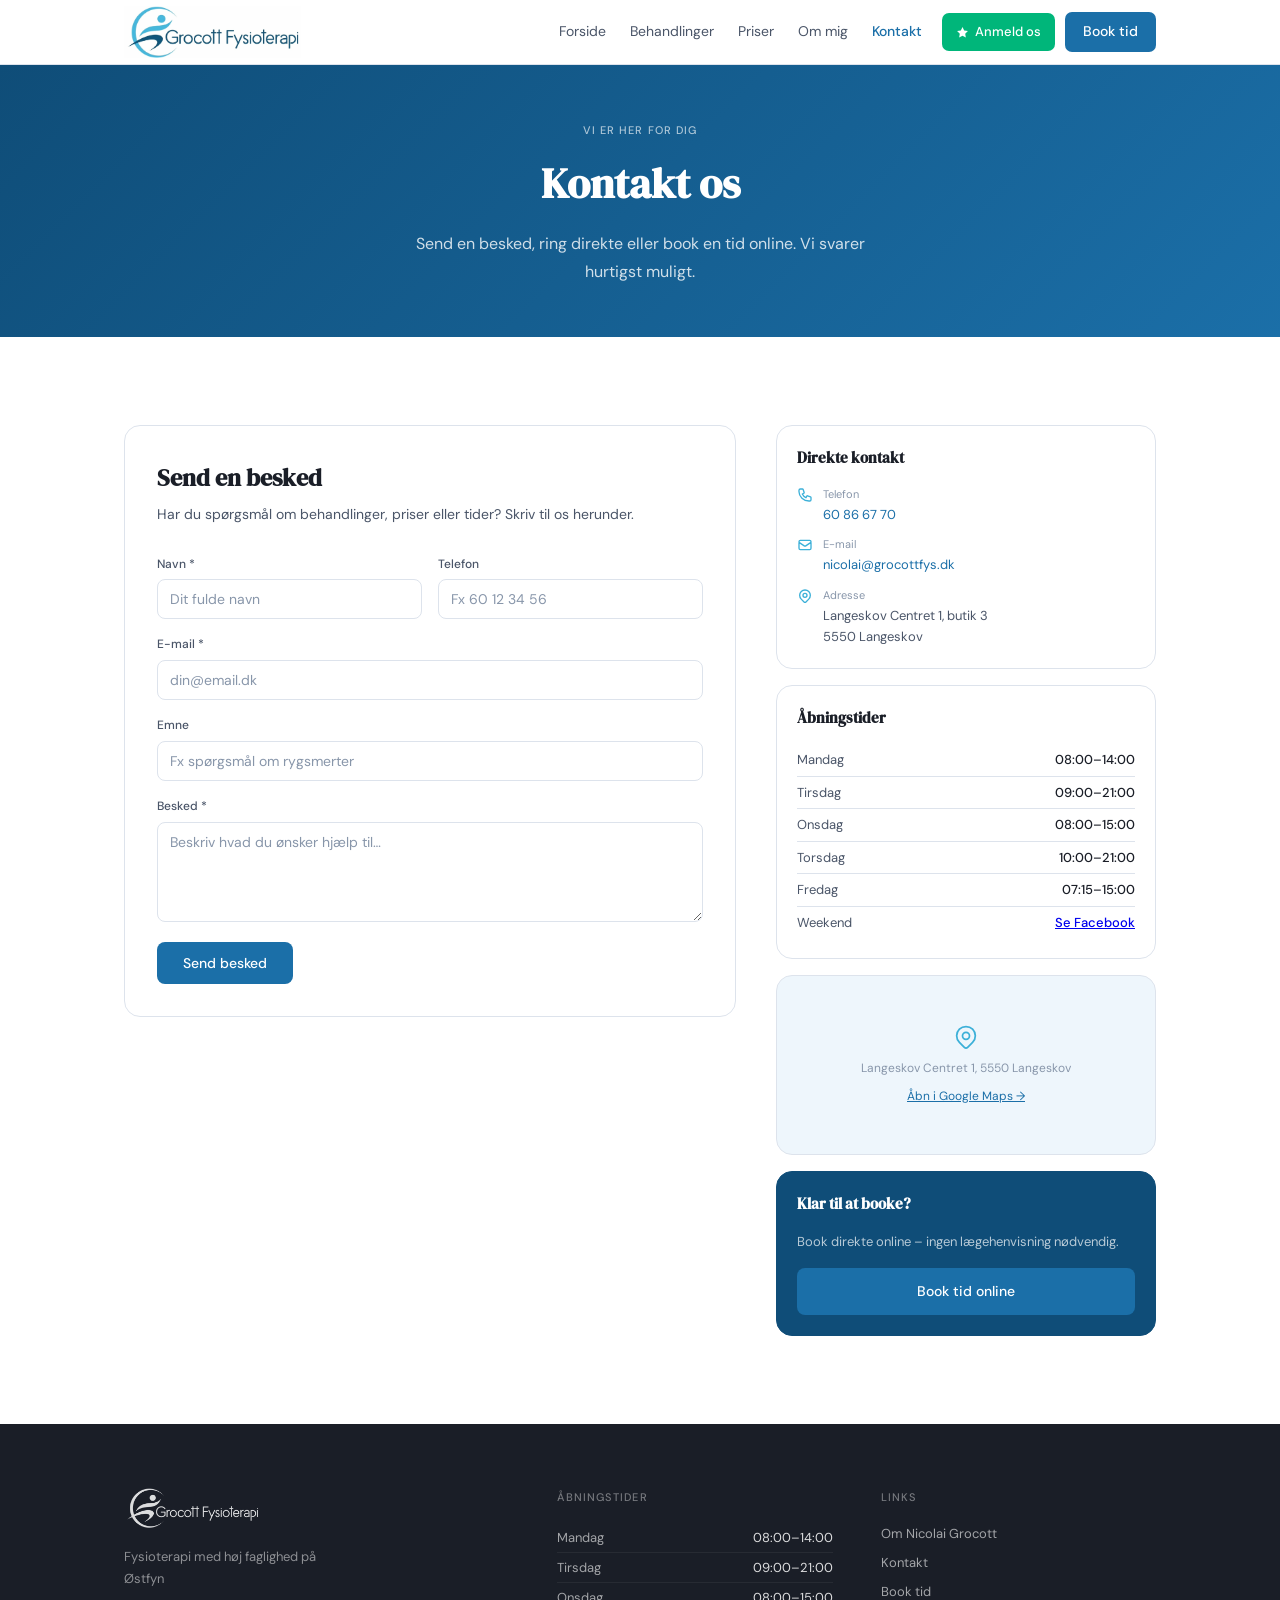
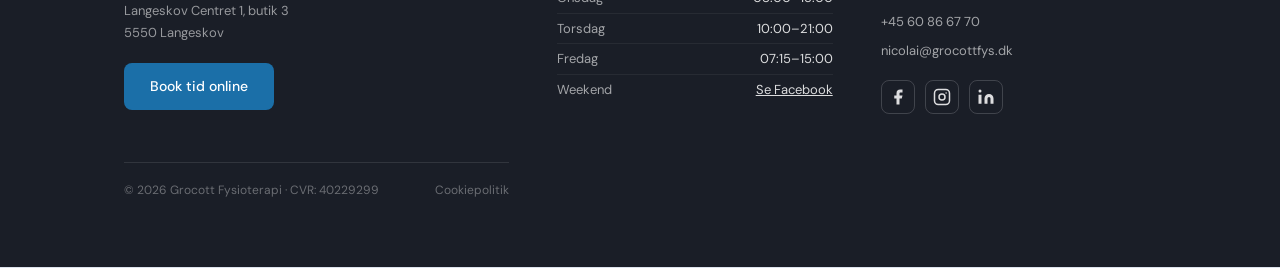
<file: contact.html>
<!DOCTYPE html>
<html lang="da">
<head>
  <meta charset="UTF-8" />
  <meta name="viewport" content="width=device-width, initial-scale=1.0" />
  <title>Kontakt</title>
  <link href="https://fonts.googleapis.com/css2?family=DM+Serif+Display:ital@0;1&family=DM+Sans:opsz,wght@9..40,300;9..40,400;9..40,500&display=swap" rel="stylesheet" />
  <link rel="stylesheet" href="style.css" />
</head>
<body>
<!-- Kilde/Reference: Koden til vores redesign, er udviklet med hjælp og vejledning fra AI (Claude.ai) -->
  <header class="nav" id="siteNav">
  <!-- NAVIGATION -->
  <header class="nav" id="siteNav">
    <div class="nav__inner">
      <a class="nav__logo" href="index.html">
        <img src="img/logo.png" alt="Grocott Fysioterapi" class="nav__logo-img" />
      </a>
      <nav class="nav__links" id="navLinks">
        <a href="index.html"              class="nav__link">Forside</a>
        <a href="index.html#behandlinger" class="nav__link">Behandlinger</a>
        <a href="index.html#priser"       class="nav__link">Priser</a>
        <a href="about.html"                 class="nav__link">Om mig</a>
        <a href="contact.html"            class="nav__link nav__link--active">Kontakt</a>
        <!-- Book tid vises kun i mobilmenuen -->
        <a href="booking.html" class="btn-book-nav nav__book-mobile">Book tid</a>
        <!-- Anmeld os vises kun i mobilmenuen -->
        <a href="https://dk.trustpilot.com/review/grocottfys.dk" target="_blank" rel="noopener" class="btn-review nav__review-mobile">
          <svg width="13" height="13" viewBox="0 0 24 24" fill="currentColor"><path d="M12 2l3.09 6.26L22 9.27l-5 4.87 1.18 6.88L12 17.77l-6.18 3.25L7 14.14 2 9.27l6.91-1.01L12 2z"/></svg>
          Anmeld os
        </a>
      </nav>
      <div class="nav__actions">
        <a href="https://dk.trustpilot.com/review/grocottfys.dk" target="_blank" rel="noopener" class="btn-review">
          <svg width="13" height="13" viewBox="0 0 24 24" fill="currentColor"><path d="M12 2l3.09 6.26L22 9.27l-5 4.87 1.18 6.88L12 17.77l-6.18 3.25L7 14.14 2 9.27l6.91-1.01L12 2z"/></svg>
          Anmeld os
        </a>
        <a href="booking.html" class="btn-book-nav">Book tid</a>
      </div>
      <button class="hamburger" id="hamburger" onclick="toggleMenu()" aria-label="Åbn menu">
        <span></span><span></span><span></span>
      </button>
    </div>
  </header>

  <!-- PAGE HERO -->
  <section class="page-hero">
    <div class="container">
      <div class="page-hero__eyebrow">Vi er her for dig</div>
      <h1 class="page-hero__title">Kontakt os</h1>
      <p class="page-hero__sub">Send en besked, ring direkte eller book en tid online. Vi svarer hurtigst muligt.</p>
    </div>
  </section>

  <!-- KONTAKT-LAYOUT -->
  <section class="section">
    <div class="container">
      <div class="contact-layout">

        <!-- Kontaktformular -->
        <div class="contact-form-card">
          <h2>Send en besked</h2>
          <p class="contact-form-subtitle">Har du spørgsmål om behandlinger, priser eller tider? Skriv til os herunder.</p>

          <div class="form-grid" id="contactForm">
            <div class="form-group">
              <label class="form-label" for="cName">Navn *</label>
              <input class="form-input" type="text" id="cName" placeholder="Dit fulde navn" />
            </div>
            <div class="form-group">
              <label class="form-label" for="cPhone">Telefon</label>
              <input class="form-input" type="tel" id="cPhone" placeholder="Fx 60 12 34 56" />
            </div>
            <div class="form-group form-group--full">
              <label class="form-label" for="cEmail">E-mail *</label>
              <input class="form-input" type="email" id="cEmail" placeholder="din@email.dk" />
            </div>
            <div class="form-group form-group--full">
              <label class="form-label" for="cSubject">Emne</label>
              <input class="form-input" type="text" id="cSubject" placeholder="Fx spørgsmål om rygsmerter" />
            </div>
            <div class="form-group form-group--full">
              <label class="form-label" for="cMsg">Besked *</label>
              <textarea class="form-input" id="cMsg" placeholder="Beskriv hvad du ønsker hjælp til…"></textarea>
            </div>
          </div>

          <div style="margin-top: 20px; display: flex; gap: 12px; align-items: center; flex-wrap: wrap;">
            <button class="btn-primary" id="sendBtn" onclick="sendMessage()">Send besked</button>
            <span id="formFeedback" style="font-size:13px;color:var(--text-soft);display:none"></span>
          </div>

          <!-- Succes-besked (skjult til start) -->
          <div id="formSuccess" style="display:none; margin-top:20px; background:var(--blue-xlight); border:1px solid var(--blue-light); border-radius:var(--radius); padding:16px;">
            <strong style="color:var(--blue-dark);">✓ Tak for din besked!</strong>
            <p style="font-size:13px;color:var(--text-mid);margin-top:4px;">Vi vender tilbage hurtigst muligt – typisk inden for 24 timer på hverdage.</p>
          </div>
        </div>

        <!-- Sidebar med info -->
        <div class="contact-sidebar">

          <!-- Direkte kontakt -->
          <div class="info-card">
            <h3 class="info-card__title">Direkte kontakt</h3>
            <div class="info-card__row">
              <svg width="16" height="16" viewBox="0 0 24 24" fill="none" stroke="currentColor" stroke-width="2"><path stroke-linecap="round" stroke-linejoin="round" d="M3 5a2 2 0 012-2h3.28a1 1 0 01.948.684l1.498 4.493a1 1 0 01-.502 1.21l-2.257 1.13a11.042 11.042 0 005.516 5.516l1.13-2.257a1 1 0 011.21-.502l4.493 1.498a1 1 0 01.684.949V19a2 2 0 01-2 2h-1C9.716 21 3 14.284 3 7V5z"/></svg>
              <div><div style="font-size:11px;color:var(--text-soft);margin-bottom:1px">Telefon</div><a href="tel:60866770">60 86 67 70</a></div>
            </div>
            <div class="info-card__row">
              <svg width="16" height="16" viewBox="0 0 24 24" fill="none" stroke="currentColor" stroke-width="2"><path stroke-linecap="round" stroke-linejoin="round" d="M3 8l7.89 5.26a2 2 0 002.22 0L21 8M5 19h14a2 2 0 002-2V7a2 2 0 00-2-2H5a2 2 0 00-2 2v10a2 2 0 002 2z"/></svg>
              <div><div style="font-size:11px;color:var(--text-soft);margin-bottom:1px">E-mail</div><a href="mailto:nicolai@grocottfys.dk">nicolai@grocottfys.dk</a></div>
            </div>
            <div class="info-card__row">
              <svg width="16" height="16" viewBox="0 0 24 24" fill="none" stroke="currentColor" stroke-width="2"><path stroke-linecap="round" stroke-linejoin="round" d="M17.657 16.657L13.414 20.9a1.998 1.998 0 01-2.827 0l-4.244-4.243a8 8 0 1111.314 0z"/><path stroke-linecap="round" stroke-linejoin="round" d="M15 11a3 3 0 11-6 0 3 3 0 016 0z"/></svg>
              <div>
                <div style="font-size:11px;color:var(--text-soft);margin-bottom:1px">Adresse</div>
                Langeskov Centret 1, butik 3<br>5550 Langeskov
              </div>
            </div>
          </div>

          <!-- Åbningstider -->
          <div class="info-card">
            <h3 class="info-card__title">Åbningstider</h3>
            <table class="hours-table">
              <tr><td>Mandag</td><td>08:00–14:00</td></tr>
              <tr><td>Tirsdag</td><td>09:00–21:00</td></tr>
              <tr><td>Onsdag</td><td>08:00–15:00</td></tr>
              <tr><td>Torsdag</td><td>10:00–21:00</td></tr>
              <tr><td>Fredag</td><td>07:15–15:00</td></tr>
              <tr><td>Weekend</td><td><a href="https://www.facebook.com/grocottfysioterapi/?locale=da_DK" target="_blank" rel="noopener">Se Facebook</a></td></tr>
            </table>
          </div>

          <!-- Kort-placeholder -->
          <div class="map-placeholder">
            <svg width="28" height="28" viewBox="0 0 24 24" fill="none" stroke="currentColor" stroke-width="1.5"><path stroke-linecap="round" stroke-linejoin="round" d="M17.657 16.657L13.414 20.9a1.998 1.998 0 01-2.827 0l-4.244-4.243a8 8 0 1111.314 0z"/><path stroke-linecap="round" stroke-linejoin="round" d="M15 11a3 3 0 11-6 0 3 3 0 016 0z"/></svg>
            <span>Langeskov Centret 1, 5550 Langeskov</span>
            <a href="https://maps.google.com/?q=Langeskov+Centret+1,+5550+Langeskov" target="_blank" rel="noopener" style="font-size:12px;color:var(--blue)">Åbn i Google Maps →</a>
          </div>

          <!-- Book direkte -->
          <div class="info-card" style="background:var(--blue-dark);border-color:var(--blue-dark);">
            <h3 class="info-card__title" style="color:#fff;">Klar til at booke?</h3>
            <p style="font-size:13px;color:rgba(255,255,255,.7);margin-bottom:16px;">Book direkte online – ingen lægehenvisning nødvendig.</p>
            <a href="booking.html" class="btn-primary" style="width:100%;text-align:center;display:block;">Book tid online</a>
          </div>

        </div>
      </div>
    </div>
  </section>

  <!-- FOOTER -->
  <footer class="footer">
    <div class="container">
      <div class="footer__grid">
        <div>
          <img src="img/logo_transparent.png" alt="Grocott Fysioterapi" class="footer__logo" />
          <p class="footer__tagline">Fysioterapi med høj faglighed på Østfyn</p>
          <p class="footer__addr">Langeskov Centret 1, butik 3<br>5550 Langeskov</p>
          <a href="booking.html" class="btn-primary" style="margin-top:18px;display:inline-block">Book tid online</a>
        </div>
        <div>
          <div class="footer__col-title">Åbningstider</div>
          <div class="footer__hours-row"><span>Mandag</span><strong>08:00–14:00</strong></div>
          <div class="footer__hours-row"><span>Tirsdag</span><strong>09:00–21:00</strong></div>
          <div class="footer__hours-row"><span>Onsdag</span><strong>08:00–15:00</strong></div>
          <div class="footer__hours-row"><span>Torsdag</span><strong>10:00–21:00</strong></div>
          <div class="footer__hours-row"><span>Fredag</span><strong>07:15–15:00</strong></div>
          <div class="footer__hours-row"><span>Weekend</span><strong><a href="https://www.facebook.com/grocottfysioterapi/?locale=da_DK" target="_blank" rel="noopener" style="color:inherit;text-decoration:underline;">Se Facebook</a></strong></div>
        </div>
        <div>
          <div class="footer__col-title">Links</div>
          <a class="footer__link" href="about.html">Om Nicolai Grocott</a>
          <a class="footer__link" href="contact.html">Kontakt</a>
          <a class="footer__link" href="booking.html">Book tid</a>
          <a class="footer__link" href="tel:60866770">+45 60 86 67 70</a>
          <a class="footer__link" href="mailto:nicolai@grocottfys.dk">nicolai@grocottfys.dk</a>
                              <div class="footer__social">
            <a href="https://www.facebook.com/grocottfysioterapi/?locale=da_DK" target="_blank" rel="noopener" class="footer__social-icon" aria-label="Facebook">
              <svg width="18" height="18" viewBox="0 0 24 24" fill="currentColor"><path d="M18 2h-3a5 5 0 00-5 5v3H7v4h3v8h4v-8h3l1-4h-4V7a1 1 0 011-1h3z"/></svg>
            </a>
            <a href="https://www.instagram.com/grocott_fys/" target="_blank" rel="noopener" class="footer__social-icon" aria-label="Instagram">
              <svg width="18" height="18" viewBox="0 0 24 24" fill="none" stroke="currentColor" stroke-width="2" stroke-linecap="round" stroke-linejoin="round"><rect x="2" y="2" width="20" height="20" rx="5"/><circle cx="12" cy="12" r="4"/><circle cx="17.5" cy="6.5" r="1" fill="currentColor" stroke="none"/></svg>
            </a>
            <a href="https://www.linkedin.com/in/nicolai-engstr%C3%B8m-grocott-728933164/" target="_blank" rel="noopener" class="footer__social-icon" aria-label="LinkedIn">
              <svg width="18" height="18" viewBox="0 0 24 24" fill="currentColor"><path d="M16 8a6 6 0 016 6v7h-4v-7a2 2 0 00-2-2 2 2 0 00-2 2v7h-4v-7a6 6 0 016-6zM2 9h4v12H2z"/><circle cx="4" cy="4" r="2"/></svg>
            </a>
        </div>
      </div>
      <div class="footer__bottom">
        <span>© 2026 Grocott Fysioterapi · CVR: 40229299</span>
        <a href="#" class="footer__bottom-link">Cookiepolitik</a>
      </div>
    </div>
  </footer>


  <script src="app.js"></script>

</body>
</html>
</file>
<file: style.css>
/* GROCOTT FYSIOTERAPI — STYLESHEET
   Farvepalet baseret på det officielle Grocott-logo:
   Primær blå  : #1b6fa8  (mørk navy-blå fra logo-tekst)
   Accent blå  : #3cb0d8  (lys himmelblå fra logo-ikon) */
/* Kilde/Reference: Koden til vores redesign, er udviklet med hjælp og vejledning fra AI (Claude.ai) */
*, *::before, *::after { box-sizing: border-box; margin: 0; padding: 0; }

:root {
  --blue:        #1b6fa8;
  --blue-dark:   #0f4d78;
  --blue-mid:    #3cb0d8;
  --blue-light:  #d4eaf6;
  --blue-xlight: #eef6fc;
  --tp-green:    #00b67a;
  --sand:        #f7f8fa;
  --sand-dark:   #eef0f4;
  --text:        #1a1e27;
  --text-mid:    #4a5568;
  --text-soft:   #8896aa;
  --border:      #dde3ec;
  --white:       #ffffff;
  --radius:      10px;
  --radius-lg:   16px;
  --shadow-sm:   0 1px 3px rgba(0,0,0,.06), 0 1px 2px rgba(0,0,0,.04);
  --shadow-md:   0 4px 16px rgba(27,111,168,.10), 0 1px 4px rgba(0,0,0,.04);
}

html { scroll-behavior: smooth; }

body {
  font-family: 'DM Sans', sans-serif;
  background: var(--sand);
  color: var(--text);
  font-size: 15px;
  line-height: 1.65;
  -webkit-font-smoothing: antialiased;
}

/* DELTE HJÆLPE-KLASSER */

.container { max-width: 1080px; margin: 0 auto; padding: 0 24px; }

.eyebrow {
  font-size: 11px; font-weight: 500; letter-spacing: .12em;
  text-transform: uppercase; color: var(--blue-mid); margin-bottom: 10px;
}

.section { padding: 88px 0; }
.section--alt { background: var(--sand-dark); }

.section__head { text-align: center; max-width: 560px; margin: 0 auto 52px; }

.section__title {
  font-family: 'DM Serif Display', serif;
  font-size: clamp(26px, 3.8vw, 36px);
  color: var(--text); line-height: 1.2; letter-spacing: -.4px; margin-bottom: 14px;
}

.section__sub { font-size: 16px; color: var(--text-mid); line-height: 1.7; }
.section__cta { text-align: center; margin-top: 44px; }

/* KNAPPER */

.btn-primary {
  display: inline-block; background: var(--blue); color: #fff;
  border: none; border-radius: 8px; padding: 12px 26px;
  font-size: 14px; font-weight: 500; font-family: 'DM Sans', sans-serif;
  cursor: pointer; text-decoration: none; transition: background .15s, transform .1s;
}
.btn-primary:hover  { background: var(--blue-dark); }
.btn-primary:active { transform: scale(.98); }
.btn-primary:disabled { background: #b0c4d8; cursor: not-allowed; }

.btn-ghost {
  background: none; border: 1px solid var(--border); border-radius: 8px;
  padding: 11px 22px; font-size: 14px; font-weight: 500;
  font-family: 'DM Sans', sans-serif; color: var(--text-mid);
  cursor: pointer; transition: background .15s; text-decoration: none; display: inline-block;
}
.btn-ghost:hover { background: var(--sand-dark); }

.btn-ghost-outline {
  display: inline-flex; align-items: center; gap: 7px;
  background: none; border: 1.5px solid var(--border); border-radius: 8px;
  padding: 11px 20px; font-size: 14px; font-weight: 500;
  font-family: 'DM Sans', sans-serif; color: var(--text-mid);
  text-decoration: none; transition: border-color .15s, color .15s;
}
.btn-ghost-outline:hover { border-color: var(--blue-mid); color: var(--blue); }

/* Trustpilot-grøn anmeldelses-knap */
.btn-review {
  display: inline-flex; align-items: center; gap: 6px;
  background: var(--tp-green); color: #fff;
  border: none; border-radius: 7px; padding: 8px 14px;
  font-size: 13px; font-weight: 500; font-family: 'DM Sans', sans-serif;
  cursor: pointer; text-decoration: none; transition: background .15s; white-space: nowrap;
}
.btn-review:hover { background: #009960; }
.btn-review--large { padding: 11px 22px; font-size: 14px; border-radius: 8px; }

/* NAVIGATION */

.nav {
  position: sticky; top: 0; z-index: 200;
  background: rgba(255,255,255,.97); backdrop-filter: blur(8px);
  border-bottom: 1px solid var(--border); transition: box-shadow .2s;
}
.nav.scrolled { box-shadow: var(--shadow-sm); }

.nav__inner {
  max-width: 1080px; margin: 0 auto; padding: 0 24px;
  height: 64px; display: flex; align-items: center; gap: 20px;
}

.nav__logo { flex-shrink: 0; line-height: 0; text-decoration: none; }
.nav__logo-img { height: 52px; width: auto; display: block; }

.nav__links { display: flex; align-items: center; gap: 24px; margin-left: auto; }

.nav__link {
  font-size: 14px; color: var(--text-mid); text-decoration: none;
  transition: color .15s; white-space: nowrap;
}
.nav__link:hover, .nav__link--active { color: var(--blue); font-weight: 500; }

.nav__actions { display: flex; align-items: center; gap: 10px; flex-shrink: 0; }

.btn-book-nav {
  background: var(--blue); color: #fff; border: none; border-radius: 7px;
  padding: 8px 18px; font-size: 14px; font-weight: 500;
  font-family: 'DM Sans', sans-serif; cursor: pointer;
  transition: background .15s; text-decoration: none; white-space: nowrap;
}
.btn-book-nav:hover { background: var(--blue-dark); }

.hamburger {
  display: none; flex-direction: column; gap: 5px;
  background: none; border: none; cursor: pointer; padding: 4px; margin-left: auto;
}
.hamburger span { display: block; width: 22px; height: 2px; background: var(--text); border-radius: 2px; transition: all .2s; }

/* HERO (forside) */

.hero {
  padding: 80px 0 60px;
  background: linear-gradient(135deg, #e8f4fd 0%, var(--sand) 60%);
}

.hero__inner { display: flex; align-items: center; gap: 56px; }
.hero__content { flex: 1; max-width: 560px; }

.hero__eyebrow {
  font-size: 11px; font-weight: 500; letter-spacing: .12em;
  text-transform: uppercase; color: var(--blue-mid); margin-bottom: 16px;
  display: flex; align-items: center; gap: 8px;
}
.hero__eyebrow::before {
  content: ''; display: block; width: 28px; height: 2px;
  background: var(--blue-mid); border-radius: 2px;
}

.hero__title {
  font-family: 'DM Serif Display', serif;
  font-size: clamp(36px, 5vw, 56px); line-height: 1.1;
  letter-spacing: -.8px; color: var(--text); margin-bottom: 20px;
}
.hero__title em { font-style: italic; color: var(--blue); }

.hero__sub { font-size: 17px; color: var(--text-mid); line-height: 1.7; max-width: 460px; margin-bottom: 30px; }

.hero__actions { display: flex; gap: 12px; flex-wrap: wrap; align-items: center; margin-bottom: 36px; }

.hero__badges { display: flex; gap: 20px; align-items: center; flex-wrap: wrap; }
.badge { text-align: center; }
.badge__num { display: block; font-family: 'DM Serif Display', serif; font-size: 28px; color: var(--blue); line-height: 1; }
.badge__lbl { font-size: 11px; color: var(--text-soft); }
.badge__sep { width: 1px; height: 36px; background: var(--border); }

.hero__visual {
  flex: 0 0 340px; position: relative; height: 420px;
  display: flex; align-items: center; justify-content: center;
}

/* Organisk gennemsigtig bobbel bag billedet */
.hero__bubble {
  position: absolute;
  width: 300px; height: 360px;
  background: linear-gradient(135deg, var(--blue-light) 0%, rgba(58,181,217,.25) 100%);
  border-radius: 55% 45% 48% 52% / 50% 52% 48% 50%;
  animation: morphBubble 8s ease-in-out infinite;
  z-index: 0;
}
@keyframes morphBubble {
  0%,100% { border-radius: 55% 45% 48% 52% / 50% 52% 48% 50%; }
  33%     { border-radius: 48% 52% 55% 45% / 52% 48% 52% 48%; }
  66%     { border-radius: 52% 48% 45% 55% / 48% 52% 48% 52%; }
}

/* Foto oven på bobbelen */
.hero__photo {
  position: relative; z-index: 1;
  width: 270px; height: 360px;
  object-fit: cover; object-position: center top;
  border-radius: 50% 50% 46% 54% / 50% 50% 46% 54%;
  box-shadow: 0 16px 48px rgba(27,111,168,.18);
  filter: drop-shadow(0 8px 24px rgba(27,111,168,.15));
}

.hero__shape { display: none; } /* Ikke længere i brug */

.hero__float-card {
  position: absolute; top: 44px; right: 0;
  background: var(--white); border: 1px solid var(--border);
  border-radius: var(--radius-lg); padding: 14px 18px;
  display: flex; align-items: center; gap: 12px;
  box-shadow: var(--shadow-md); animation: floatCard 4s ease-in-out infinite; min-width: 190px;
}
.hero__float-icon {
  width: 36px; height: 36px; background: var(--blue-xlight);
  border-radius: 8px; display: flex; align-items: center; justify-content: center;
  color: var(--blue); flex-shrink: 0;
}
.hero__float-label { font-size: 11px; color: var(--text-soft); }
.hero__float-val   { font-size: 14px; font-weight: 500; }

@keyframes floatCard { 0%,100%{transform:translateY(0)} 50%{transform:translateY(-8px)} }

/* USP STRIP */

.usp-strip { background: var(--blue-dark); padding: 34px 0; }
.usp-strip__grid { display: grid; grid-template-columns: repeat(4, 1fr); }

.usp-item { display: flex; align-items: flex-start; gap: 14px; padding: 0 28px; border-right: 1px solid rgba(255,255,255,.12); }
.usp-item:last-child { border-right: none; }
.usp-item__icon { width: 38px; height: 38px; background: rgba(255,255,255,.12); border-radius: 8px; display: flex; align-items: center; justify-content: center; color: #fff; flex-shrink: 0; }
.usp-item__title { font-size: 14px; font-weight: 500; color: #fff; margin-bottom: 2px; }
.usp-item__desc  { font-size: 12px; color: rgba(255,255,255,.6); }

/* BEHANDLINGSKORT */

.treatments-grid { display: grid; grid-template-columns: repeat(3, 1fr); gap: 18px; }

.treat-card { background: var(--white); border: 1px solid var(--border); border-radius: var(--radius-lg); padding: 24px; transition: box-shadow .2s, transform .2s; }
.treat-card:hover { box-shadow: var(--shadow-md); transform: translateY(-2px); }

.treat-card__icon { width: 44px; height: 44px; border-radius: 10px; display: flex; align-items: center; justify-content: center; margin-bottom: 14px; }
.treat-card__icon--1 { background: #fff3e0; color: #e65100; }
.treat-card__icon--2 { background: var(--blue-xlight); color: var(--blue); }
.treat-card__icon--3 { background: #fde8e8; color: #c0392b; }
.treat-card__icon--4 { background: #e8f5fe; color: #0277bd; }
.treat-card__icon--5 { background: #f3e8fd; color: #7b3fc4; }
.treat-card__icon--6 { background: #e8fdf4; color: #1a7a5e; }
.treat-card__name { font-family: 'DM Serif Display', serif; font-size: 17px; margin-bottom: 7px; }
.treat-card__desc { font-size: 13px; color: var(--text-mid); line-height: 1.6; }

/* HOW IT WORKS */

.steps-list { display: grid; grid-template-columns: repeat(4, 1fr); position: relative; }
.steps-list::before { content: ''; position: absolute; top: 22px; left: calc(12.5% + 20px); right: calc(12.5% + 20px); height: 1px; background: var(--border); }

.step-item { display: flex; flex-direction: column; align-items: center; text-align: center; padding: 0 20px; }
.step-item__num { width: 44px; height: 44px; border-radius: 50%; background: var(--blue); color: #fff; font-family: 'DM Serif Display', serif; font-size: 18px; display: flex; align-items: center; justify-content: center; margin-bottom: 18px; position: relative; z-index: 1; }
.step-item__title { font-family: 'DM Serif Display', serif; font-size: 16px; margin-bottom: 8px; }
.step-item__desc  { font-size: 13px; color: var(--text-mid); line-height: 1.6; }

/* ANMELDELSESKORT */

.reviews-grid { display: grid; grid-template-columns: repeat(3, 1fr); gap: 20px; align-items: start; }

.review-card { background: var(--white); border: 1px solid var(--border); border-radius: var(--radius-lg); padding: 26px; }
.review-card--featured { border-color: var(--blue-mid); background: var(--blue-xlight); transform: translateY(-6px); box-shadow: var(--shadow-md); }

.review-card__stars { color: #f59e0b; font-size: 16px; margin-bottom: 14px; letter-spacing: 2px; }
.review-card__text  { font-size: 14px; color: var(--text-mid); line-height: 1.7; margin-bottom: 18px; font-style: italic; }
.review-card__author { display: flex; align-items: center; gap: 10px; }
.review-card__avatar { width: 36px; height: 36px; border-radius: 50%; background: var(--blue-light); color: var(--blue-dark); font-size: 12px; font-weight: 500; display: flex; align-items: center; justify-content: center; flex-shrink: 0; }
.review-card--featured .review-card__avatar { background: var(--blue); color: #fff; }
.review-card__name  { font-size: 13px; font-weight: 500; }
.review-card__label { font-size: 11px; color: var(--text-soft); }

/* PRISER */

.prices-wrap { display: grid; grid-template-columns: 1fr 1.3fr; gap: 32px; align-items: start; }
/* Centreret pristabel uden klippekort */
.prices-center { display: flex; justify-content: center; }
.prices-center .prices-table { max-width: 480px; width: 100%; }

.prices-table { background: var(--white); border: 1px solid var(--border); border-radius: var(--radius-lg); overflow: hidden; }
.prices-table__head { background: var(--blue-dark); color: #fff; font-size: 13px; font-weight: 500; letter-spacing: .06em; text-transform: uppercase; padding: 12px 18px; }

.price-row { display: flex; justify-content: space-between; align-items: center; padding: 11px 18px; border-bottom: 1px solid var(--border); font-size: 14px; color: var(--text-mid); }
.price-row:last-child { border-bottom: none; }
.price-row--accent { background: var(--blue-xlight); }
.price-row__val { font-weight: 500; color: var(--text); }

.klippekort__label { font-size: 11px; font-weight: 500; letter-spacing: .08em; text-transform: uppercase; color: var(--blue); margin-bottom: 12px; }
.klippekort__grid  { display: grid; grid-template-columns: repeat(2,1fr); gap: 10px; }

.kk-card { background: var(--white); border: 1px solid var(--border); border-radius: var(--radius); padding: 14px 16px; transition: border-color .15s; }
.kk-card:hover { border-color: var(--blue-mid); }
.kk-card--wide { grid-column: 1 / -1; display: flex; align-items: center; justify-content: space-between; }
.kk-card__top   { font-size: 13px; color: var(--text-mid); margin-bottom: 4px; }
.kk-card__price { font-family: 'DM Serif Display', serif; font-size: 20px; }
.kk-card__save  { font-size: 11px; font-weight: 500; color: var(--blue); background: var(--blue-xlight); padding: 2px 8px; border-radius: 20px; display: inline-block; margin-top: 4px; }
.kk-card--wide .kk-card__save { margin-top: 0; }

.insurance-strip { margin-top: 36px; padding-top: 28px; border-top: 1px solid var(--border); }
.insurance-strip__label { font-size: 11px; font-weight: 500; letter-spacing: .08em; text-transform: uppercase; color: var(--text-soft); margin-bottom: 14px; text-align: center; }
.insurance-strip__logos { display: flex; flex-wrap: wrap; gap: 8px; justify-content: center; }
.insurance-strip__logos span { background: var(--white); border: 1px solid var(--border); border-radius: 20px; padding: 5px 14px; font-size: 12px; color: var(--text-mid); }

/* PAGE HERO (interne sider) */

.page-hero {
  background: linear-gradient(135deg, var(--blue-dark) 0%, var(--blue) 100%);
  padding: 56px 0 52px; text-align: center; color: #fff;
}
.page-hero__eyebrow { font-size: 11px; font-weight: 500; letter-spacing: .1em; text-transform: uppercase; color: rgba(255,255,255,.65); margin-bottom: 10px; }
.page-hero__title { font-family: 'DM Serif Display', serif; font-size: clamp(28px, 4vw, 42px); color: #fff; margin-bottom: 12px; }
.page-hero__sub { font-size: 16px; color: rgba(255,255,255,.8); max-width: 480px; margin: 0 auto; line-height: 1.7; }

/* OM-SIDEN */

.profile-grid { display: grid; grid-template-columns: 280px 1fr; gap: 56px; align-items: start; }

.profile-img-placeholder {
  width: 100%; aspect-ratio: 3/4;
  background: var(--blue-xlight); border-radius: var(--radius-lg); border: 1px solid var(--border);
  display: flex; flex-direction: column; align-items: center; justify-content: center; gap: 12px; color: var(--blue-mid);
}
.profile-img-placeholder span { font-size: 12px; color: var(--text-soft); }

.profile-badge-card { margin-top: 16px; background: var(--blue-dark); color: #fff; border-radius: var(--radius); padding: 14px 18px; text-align: center; }
.profile-badge-card strong { font-family: 'DM Serif Display', serif; font-size: 18px; display: block; }
.profile-badge-card span   { font-size: 12px; color: rgba(255,255,255,.7); display: block; margin-top: 2px; }

.profile-body h2 { font-family: 'DM Serif Display', serif; font-size: 32px; margin-bottom: 6px; }
.profile-body .profile-subtitle { font-size: 15px; color: var(--blue-mid); margin-bottom: 24px; }
.profile-body p { font-size: 15px; color: var(--text-mid); margin-bottom: 14px; line-height: 1.75; }

.cv-section { margin-top: 32px; }
.cv-section__title { font-family: 'DM Serif Display', serif; font-size: 18px; margin-bottom: 14px; }
.cv-list { list-style: none; display: flex; flex-direction: column; gap: 8px; }
.cv-list li { display: flex; align-items: flex-start; gap: 10px; font-size: 14px; color: var(--text-mid); }
.cv-list li::before { content: ''; flex-shrink: 0; margin-top: 7px; width: 6px; height: 6px; border-radius: 50%; background: var(--blue-mid); }

.om-stats-strip { background: var(--blue-dark); padding: 40px 0; margin: 0; }
.om-stats-grid { display: grid; grid-template-columns: repeat(2,1fr); text-align: center; gap: 0; max-width: 500px; margin: 0 auto; }
.om-stat { padding: 0 32px; border-right: 1px solid rgba(255,255,255,.15); }
.om-stat:last-child { border-right: none; }
.om-stat__num { font-family: 'DM Serif Display', serif; font-size: 44px; color: #fff; line-height: 1; }
.om-stat__lbl { font-size: 13px; color: rgba(255,255,255,.6); margin-top: 6px; }

/* KONTAKT-SIDEN */

.contact-layout { display: grid; grid-template-columns: 1fr 380px; gap: 40px; align-items: start; }

.contact-form-card { background: var(--white); border: 1px solid var(--border); border-radius: var(--radius-lg); padding: 32px; }
.contact-form-card h2 { font-family: 'DM Serif Display', serif; font-size: 24px; margin-bottom: 6px; }
.contact-form-subtitle { font-size: 14px; color: var(--text-mid); margin-bottom: 28px; }

.form-grid { display: grid; grid-template-columns: 1fr 1fr; gap: 16px; }
.form-group { display: flex; flex-direction: column; gap: 5px; }
.form-group--full { grid-column: 1 / -1; }
.form-label { font-size: 12px; font-weight: 500; color: var(--text-mid); }
.form-input { border: 1px solid var(--border); border-radius: 8px; padding: 10px 12px; font-size: 14px; font-family: 'DM Sans', sans-serif; color: var(--text); background: var(--white); outline: none; transition: border-color .15s, box-shadow .15s; }
.form-input:focus { border-color: var(--blue); box-shadow: 0 0 0 3px rgba(27,111,168,.09); }
.form-input::placeholder { color: var(--text-soft); }
textarea.form-input { resize: vertical; min-height: 100px; }

.contact-sidebar { display: flex; flex-direction: column; gap: 16px; }

.info-card { background: var(--white); border: 1px solid var(--border); border-radius: var(--radius-lg); padding: 20px; }
.info-card__title { font-family: 'DM Serif Display', serif; font-size: 15px; margin-bottom: 14px; }
.info-card__row { display: flex; align-items: flex-start; gap: 10px; font-size: 13px; color: var(--text-mid); margin-bottom: 10px; }
.info-card__row:last-child { margin-bottom: 0; }
.info-card__row svg { flex-shrink: 0; margin-top: 2px; color: var(--blue-mid); }
.info-card__row a { color: var(--blue); text-decoration: none; }
.info-card__row a:hover { text-decoration: underline; }

.hours-table { width: 100%; border-collapse: collapse; }
.hours-table td { font-size: 13px; padding: 5px 0; border-bottom: 1px solid var(--border); color: var(--text-mid); }
.hours-table tr:last-child td { border-bottom: none; }
.hours-table td:last-child { text-align: right; font-weight: 500; color: var(--text); }

.map-placeholder { background: var(--blue-xlight); border: 1px solid var(--border); border-radius: var(--radius-lg); height: 180px; display: flex; flex-direction: column; align-items: center; justify-content: center; gap: 8px; color: var(--blue-mid); }
.map-placeholder span { font-size: 12px; color: var(--text-soft); }

/* BOOKING-SIDEN */

.progress-bar { background: var(--white); border-bottom: 1px solid var(--border); padding: 0 24px; }
.prog-wrap { max-width: 520px; margin: 0 auto; height: 54px; display: flex; align-items: center; }
.prog-step { display: flex; align-items: center; gap: 7px; cursor: default; }
.prog-step--done { cursor: pointer; }

.prog-circle { width: 26px; height: 26px; border-radius: 50%; border: 1.5px solid var(--border); display: flex; align-items: center; justify-content: center; font-size: 12px; font-weight: 500; flex-shrink: 0; transition: all .2s; color: var(--text-soft); }
.prog-step--active .prog-circle { border-color: var(--blue); background: var(--blue); color: #fff; }
.prog-step--done   .prog-circle { border-color: var(--blue); background: var(--blue-xlight); color: var(--blue); }

.prog-label { font-size: 13px; color: var(--text-soft); white-space: nowrap; }
.prog-step--active .prog-label { color: var(--blue-dark); font-weight: 500; }
.prog-step--done   .prog-label { color: var(--blue); }

.prog-line { flex: 1; height: 1px; background: var(--border); margin: 0 10px; transition: background .3s; }
.prog-line--done { background: var(--blue-mid); }

.booking-layout { max-width: 1020px; margin: 0 auto; padding: 28px 20px 56px; display: grid; grid-template-columns: 1fr 268px; gap: 24px; align-items: start; }

.panel { background: var(--white); border: 1px solid var(--border); border-radius: var(--radius-lg); overflow: hidden; animation: fadeUp .22s ease both; }
.panel__head { padding: 18px 22px; border-bottom: 1px solid var(--border); display: flex; align-items: center; gap: 12px; }
.panel__icon { width: 36px; height: 36px; background: var(--blue-xlight); border-radius: 8px; display: flex; align-items: center; justify-content: center; color: var(--blue); flex-shrink: 0; }
.panel__title { font-family: 'DM Serif Display', serif; font-size: 19px; color: var(--text); }
.panel__body { padding: 20px 22px; }

.bview { display: none; }
.bview--active { display: block; }

/* Booking trin — skjul alle, vis kun det aktive */
.view { display: none; }
.view--active { display: block; }

/* Service cards */
.service-list { display: flex; flex-direction: column; gap: 9px; }
.service { border: 1.5px solid var(--border); border-radius: var(--radius); padding: 13px 16px; cursor: pointer; display: flex; align-items: center; gap: 13px; transition: border-color .15s, background .15s, transform .12s; position: relative; }
.service::before { content: ''; position: absolute; left: 0; top: 0; bottom: 0; width: 3px; background: var(--blue); transform: scaleY(0); transition: transform .2s; border-radius: 2px 0 0 2px; }
.service:hover { border-color: var(--blue-mid); background: var(--blue-xlight); transform: translateX(2px); }
.service:hover::before, .service--selected::before { transform: scaleY(1); }
.service--selected { border-color: var(--blue); background: var(--blue-xlight); }

.svc-check { width: 20px; height: 20px; border-radius: 50%; border: 1.5px solid var(--border); flex-shrink: 0; display: flex; align-items: center; justify-content: center; transition: all .2s; }
.service--selected .svc-check { background: var(--blue); border-color: var(--blue); }
.svc-info { flex: 1; min-width: 0; }
.svc-name { font-weight: 500; font-size: 14px; }
.svc-desc { font-size: 12px; color: var(--text-soft); margin-top: 1px; }
.svc-meta { text-align: right; flex-shrink: 0; }
.svc-price { font-weight: 500; font-size: 14px; }
.svc-dur { font-size: 11px; color: var(--text-soft); background: var(--sand); padding: 2px 7px; border-radius: 20px; display: inline-block; margin-top: 2px; }

/* Calendar */
.cal-datetime { display: grid; grid-template-columns: 1fr 1fr; gap: 20px; }
.cal__header { display: flex; align-items: center; justify-content: space-between; margin-bottom: 12px; }
.cal__month-label { font-family: 'DM Serif Display', serif; font-size: 16px; }
.cal__arrow { width: 30px; height: 30px; border: 1px solid var(--border); border-radius: 7px; background: none; cursor: pointer; display: flex; align-items: center; justify-content: center; font-size: 16px; color: var(--text-mid); transition: all .15s; }
.cal__arrow:hover { background: var(--blue-xlight); border-color: var(--blue-mid); color: var(--blue); }
.cal__grid { display: grid; grid-template-columns: repeat(7,1fr); gap: 2px; }
.cal__wday { text-align: center; font-size: 10px; font-weight: 500; color: var(--text-soft); padding: 3px 0 7px; letter-spacing: .06em; text-transform: uppercase; }
.cal__cell { aspect-ratio: 1; display: flex; align-items: center; justify-content: center; font-size: 13px; border-radius: 7px; color: var(--text-soft); transition: all .15s; position: relative; }
.cal__cell--in-month { color: #bbb; }
.cal__cell--avail { color: var(--text); cursor: pointer; font-weight: 500; }
.cal__cell--avail:hover { background: var(--blue-light); color: var(--blue-dark); }
.cal__cell--today.cal__cell--avail { border: 1.5px solid var(--blue-mid); }
.cal__cell--selected { background: var(--blue) !important; color: #fff !important; }
.cal__cell--avail::after { content: ''; position: absolute; bottom: 3px; left: 50%; transform: translateX(-50%); width: 4px; height: 4px; border-radius: 50%; background: var(--blue-mid); opacity: .6; }
.cal__cell--selected::after { background: rgba(255,255,255,.5); }

/* Time slots */
.times__label { font-size: 13px; font-weight: 500; color: var(--text-mid); margin-bottom: 10px; padding-bottom: 8px; border-bottom: 1px solid var(--border); }
.times__date-str, .times__date { color: var(--blue-dark); }
.times__grid { display: grid; grid-template-columns: repeat(3,1fr); gap: 6px; }
.times__placeholder { font-size: 13px; color: var(--text-soft); text-align: center; padding: 28px 0; line-height: 1.9; }
.time-btn, .time { border: 1px solid var(--border); border-radius: 8px; padding: 9px 4px; text-align: center; font-size: 13px; font-family: 'DM Sans', sans-serif; cursor: pointer; background: var(--white); color: var(--text); transition: all .15s; }
.time-btn:hover, .time:hover { border-color: var(--blue-mid); background: var(--blue-xlight); color: var(--blue-dark); }
.time-btn--selected, .time--selected { background: var(--blue); border-color: var(--blue); color: #fff; font-weight: 500; }

/* Confirm */
.confirm-row { display: flex; justify-content: space-between; align-items: flex-start; padding: 11px 0; border-bottom: 1px solid var(--border); font-size: 14px; gap: 16px; }
.confirm-row:last-of-type { border-bottom: none; }
.confirm-key, .confirm-row__k { color: var(--text-soft); }
.confirm-val, .confirm-row__v { font-weight: 500; text-align: right; }
.confirm-total { display: flex; justify-content: space-between; padding: 16px 0 0; font-size: 16px; font-weight: 500; border-top: 1px solid var(--border); margin-top: 4px; }
.confirm-total span:last-child { color: var(--blue-dark); }

.btn-row { display: flex; justify-content: flex-end; margin-top: 20px; gap: 10px; }

/* Sidebar */
.booking-sidebar { display: flex; flex-direction: column; gap: 14px; }
.sidebar-card { background: var(--white); border: 1px solid var(--border); border-radius: var(--radius-lg); padding: 16px 18px; }
.sidebar-card--note { background: var(--sand); }
.sidebar-card--note p { font-size: 12.5px; color: var(--text-mid); line-height: 1.7; }
.sidebar-card__title { font-family: 'DM Serif Display', serif; font-size: 15px; margin-bottom: 11px; }
.sh-row { display: flex; justify-content: space-between; font-size: 12.5px; padding: 4px 0; border-bottom: 1px solid var(--border); color: var(--text-mid); }
.sh-row:last-child { border: none; }
.sh-row strong { color: var(--text); font-weight: 400; }
.sidebar-addr { font-size: 13px; color: var(--text-mid); line-height: 1.8; }
.sidebar-addr a { color: var(--blue); text-decoration: none; }

.booking-summary-card { background: var(--blue-xlight); border: 1px solid rgba(27,111,168,.2); border-radius: var(--radius-lg); padding: 14px 18px; }
.bsum-title { font-size: 10px; font-weight: 500; letter-spacing: .1em; text-transform: uppercase; color: var(--blue); margin-bottom: 9px; }
.bsum-row { display: flex; justify-content: space-between; font-size: 12.5px; padding: 3px 0; color: var(--text-mid); }
.bsum-row strong { color: var(--blue-dark); font-weight: 500; }

/* Success */
.success-wrap { text-align: center; padding: 44px 24px 36px; }
.success-ring { width: 72px; height: 72px; border-radius: 50%; background: var(--blue-xlight); border: 2px solid var(--blue-mid); display: flex; align-items: center; justify-content: center; margin: 0 auto 20px; animation: popIn .4s ease; }
.success-title { font-family: 'DM Serif Display', serif; font-size: 26px; margin-bottom: 8px; }
.success-sub { font-size: 14px; color: var(--text-mid); margin-bottom: 24px; }
.success-card { background: var(--blue-xlight); border: 1px solid rgba(27,111,168,.15); border-radius: var(--radius); padding: 16px 20px; text-align: left; max-width: 320px; margin: 0 auto 20px; }
.success-contact { font-size: 13px; color: var(--text-soft); margin-bottom: 20px; }
.success-contact a { color: var(--blue); text-decoration: none; }

/* FOOTER */

.footer { background: var(--text); color: rgba(255,255,255,.75); padding: 64px 0 0; }
.footer__grid { display: grid; grid-template-columns: 1.4fr 1fr 1fr; gap: 48px; padding-bottom: 48px; }
.footer__logo { height: 40px; width: auto; filter: brightness(0) invert(1) opacity(.85); }
.footer__tagline { font-size: 13px; color: rgba(255,255,255,.5); line-height: 1.7; max-width: 220px; margin-top: 10px; }
.footer__col-title { font-size: 11px; font-weight: 500; letter-spacing: .1em; text-transform: uppercase; color: rgba(255,255,255,.4); margin-bottom: 16px; }
.footer__hours-row { display: flex; justify-content: space-between; font-size: 13px; padding: 4px 0; border-bottom: 1px solid rgba(255,255,255,.06); color: rgba(255,255,255,.6); }
.footer__hours-row:last-child { border: none; }
.footer__hours-row strong { color: rgba(255,255,255,.85); font-weight: 400; }
.footer__link { display: block; font-size: 13px; color: rgba(255,255,255,.6); text-decoration: none; margin-bottom: 8px; transition: color .15s; }
.footer__link:hover { color: var(--blue-mid); }
.footer__bottom { border-top: 1px solid rgba(255,255,255,.1); padding: 18px 0; display: flex; justify-content: space-between; align-items: center; font-size: 12px; color: rgba(255,255,255,.35); }
.footer__bottom-link { color: rgba(255,255,255,.35); text-decoration: none; }
.footer__bottom-link:hover { color: var(--blue-mid); }

/* ANIMATIONER */

@keyframes fadeUp { from{opacity:0;transform:translateY(10px)} to{opacity:1;transform:translateY(0)} }
@keyframes popIn  { 0%{transform:scale(.5);opacity:0} 80%{transform:scale(1.08)} 100%{transform:scale(1);opacity:1} }

/* RESPONSIVT DESIGN */

@media (max-width: 860px) {
  .usp-strip__grid { grid-template-columns: repeat(2,1fr); gap: 16px; padding: 0 24px; }
  .usp-item { border-right: none; border-bottom: 1px solid rgba(255,255,255,.12); padding: 0 0 16px; }
  .usp-item:nth-child(2), .usp-item:last-child { border-bottom: none; }
  .treatments-grid { grid-template-columns: repeat(2,1fr); }
  .steps-list { grid-template-columns: repeat(2,1fr); gap: 28px; }
  .steps-list::before { display: none; }
  .reviews-grid { grid-template-columns: 1fr; }
  .review-card--featured { transform: none; }
  .prices-wrap { grid-template-columns: 1fr; }
  .footer__grid { grid-template-columns: 1fr; gap: 32px; }
  .hero__inner { flex-direction: column; }
  .hero__visual { display: none; }
  .hero__badges { flex-wrap: wrap; }
  .profile-grid { grid-template-columns: 1fr; }
  .contact-layout { grid-template-columns: 1fr; }
  .om-stats-grid { grid-template-columns: 1fr; gap: 20px; }
  .om-stat { border-right: none; border-bottom: 1px solid rgba(255,255,255,.15); padding-bottom: 20px; }
  .om-stat:last-child { border-bottom: none; }
}

@media (max-width: 640px) {
  .nav__links { display: none; }
  .nav__actions .btn-review { display: none; }
  .nav__actions .btn-book-nav { display: none; }
  .hamburger { display: flex; }
  .nav__links.open { display: flex; flex-direction: column; position: absolute; top: 64px; left: 0; right: 0; background: var(--white); border-bottom: 1px solid var(--border); padding: 16px 24px; gap: 16px; z-index: 199; }
  .booking-layout { grid-template-columns: 1fr; }
  .booking-sidebar { order: -1; }
  .cal-datetime { grid-template-columns: 1fr; }
  .form-grid { grid-template-columns: 1fr; }
  .form-group--full { grid-column: 1; }
  .klippekort__grid { grid-template-columns: 1fr; }
  .kk-card--wide { display: block; }
  .progress-bar { padding: 0 12px; }
  .prog-label { display: none; }
  .treatments-grid { grid-template-columns: 1fr; }
}

/* KONTAKT-SIDE */

/* page-hero blå modifier — blå gradient baggrund */
.page-hero--blue {
  background: linear-gradient(135deg, var(--blue-dark) 0%, var(--blue-mid) 100%);
}
.page-hero--blue .page-hero__eyebrow { color: rgba(255,255,255,.65); }
.page-hero--blue .page-hero__title  { color: #fff; }
.page-hero--blue .page-hero__sub    { color: rgba(255,255,255,.8); }

/* Kontaktinfo items i sidebar */
.contact-info-item {
  display: flex;
  align-items: flex-start;
  gap: 12px;
  padding: 10px 0;
  border-bottom: 1px solid var(--border);
}
.contact-info-item:last-child { border-bottom: none; }
.contact-info-item__icon {
  width: 32px;
  height: 32px;
  background: var(--blue-xlight);
  border-radius: 8px;
  display: flex;
  align-items: center;
  justify-content: center;
  color: var(--blue-dark);
  flex-shrink: 0;
}
.contact-info-item__label {
  font-size: 11px;
  font-weight: 500;
  color: var(--text-soft);
  text-transform: uppercase;
  letter-spacing: .06em;
  margin-bottom: 2px;
}
.contact-info-item__val {
  font-size: 14px;
  color: var(--text);
  text-decoration: none;
  line-height: 1.5;
  display: block;
}
a.contact-info-item__val:hover { color: var(--blue-dark); text-decoration: underline; }

/* Sidebar card rækker (åbningstider) */
.sidebar-card__row {
  display: flex;
  justify-content: space-between;
  font-size: 13px;
  padding: 5px 0;
  border-bottom: 1px solid var(--border);
  color: var(--text-mid);
}
.sidebar-card__row:last-child { border-bottom: none; }
.sidebar-card__row strong { color: var(--text); font-weight: 400; }

/* Sidebar adresse */
.sidebar-addr a { color: var(--blue-dark); text-decoration: none; }
.sidebar-addr a:hover { text-decoration: underline; }

/* Formular fejl og success */
.form-error {
  margin-top: 10px;
  padding: 10px 14px;
  background: #fef2f2;
  border: 1px solid #fecaca;
  border-radius: 8px;
  font-size: 13px;
  color: #b91c1c;
}
.form-actions { margin-top: 20px; }

.form-success {
  text-align: center;
  padding: 40px 20px;
}
.form-success__icon {
  width: 60px;
  height: 60px;
  border-radius: 50%;
  background: var(--blue-xlight);
  border: 2px solid var(--blue);
  display: flex;
  align-items: center;
  justify-content: center;
  color: var(--blue-dark);
  margin: 0 auto 18px;
}
.form-success__title {
  font-family: 'DM Serif Display', serif;
  font-size: 22px;
  color: var(--text);
  margin-bottom: 8px;
}
.form-success__sub { font-size: 14px; color: var(--text-mid); }

/* BOOKING — SUCCESS SKÆRM */
.success-screen {
  text-align: center;
  padding: 52px 24px 40px;
}
.success-screen__ring {
  width: 72px;
  height: 72px;
  border-radius: 50%;
  background: var(--blue-xlight);
  border: 2px solid var(--blue);
  display: flex;
  align-items: center;
  justify-content: center;
  color: var(--blue-dark);
  margin: 0 auto 20px;
  animation: popIn .4s cubic-bezier(.34,1.56,.64,1) both;
}
.success-screen__title {
  font-family: 'DM Serif Display', serif;
  font-size: 28px;
  color: var(--text);
  margin-bottom: 8px;
}
.success-screen__sub { font-size: 15px; color: var(--text-mid); margin-bottom: 28px; }
.success-screen__card {
  background: var(--blue-xlight);
  border: 1px solid rgba(29,78,122,.12);
  border-radius: var(--radius);
  padding: 16px 20px;
  text-align: left;
  max-width: 320px;
  margin: 0 auto 24px;
}
.success-screen__note { font-size: 13px; color: var(--text-soft); margin-bottom: 24px; }
.success-screen__note a { color: var(--blue-dark); text-decoration: none; }

/* Animation til success ring */
@keyframes popIn {
  0%   { transform: scale(.4); opacity: 0; }
  80%  { transform: scale(1.1); }
  100% { transform: scale(1); opacity: 1; }
}

/* Booking summary i sidebar */
.bsum-card {
  background: var(--blue-xlight);
  border: 1px solid rgba(29,78,122,.18);
  border-radius: var(--radius-lg);
  padding: 14px 18px;
}
.bsum-card__title {
  font-size: 10px;
  font-weight: 500;
  letter-spacing: .1em;
  text-transform: uppercase;
  color: var(--blue-dark);
  margin-bottom: 10px;
}
.bsum-card__row {
  display: flex;
  justify-content: space-between;
  font-size: 12.5px;
  padding: 3px 0;
  color: var(--text-mid);
}
.bsum-card__row strong { color: var(--blue-dark); font-weight: 500; }

/* Btn-row hjælpeklasse */
.btn-row { display: flex; justify-content: flex-end; gap: 10px; margin-top: 20px; }
.btn-row--center { justify-content: center; }


/* TILFØJET: Modal, Karrusel og Nav mobilmenu */

/* BEHANDLINGSKORT: hover og "Læs mere" hint */
.treat {
  background: #fff;
  border: 1px solid var(--border);
  border-radius: var(--radius-lg);
  padding: 24px;
  transition: box-shadow .2s, transform .2s, border-color .2s;
  cursor: pointer;
  position: relative;
}
.treat:hover { box-shadow: var(--shadow-md); transform: translateY(-2px); border-color: var(--blue-mid); }
.treat__icon { width: 48px; height: 48px; border-radius: 10px; display: flex; align-items: center; justify-content: center; margin-bottom: 14px; }
.treat__icon[data-c="1"] { background: #fff3e0; color: #e65100; }
.treat__icon[data-c="2"] { background: var(--blue-xlight); color: var(--blue); }
.treat__icon[data-c="3"] { background: #fde8e8; color: #c0392b; }
.treat__icon[data-c="4"] { background: #e8f5fe; color: #0277bd; }
.treat__icon[data-c="5"] { background: #f3e8fd; color: #7b3fc4; }
.treat__icon[data-c="6"] { background: #e8fdf4; color: #1a7a5e; }
.treat__name { font: 400 17px/1.3 'DM Serif Display', serif; margin-bottom: 7px; }
.treat__desc { font-size: 13px; color: var(--text-mid); line-height: 1.6; }
.treat__hint { font-size: 12px; font-weight: 500; color: var(--blue); margin-top: 12px; opacity: 0; transform: translateY(4px); transition: opacity .2s, transform .2s; }
.treat:hover .treat__hint { opacity: 1; transform: translateY(0); }

/* MODAL */
.modal { display: none; position: fixed; inset: 0; z-index: 500; background: rgba(15,22,36,.55); backdrop-filter: blur(3px); align-items: center; justify-content: center; padding: 20px; }
.modal--open { display: flex; }
.modal-open { overflow: hidden; }
.modal__box { background: #fff; border-radius: var(--radius-lg); box-shadow: 0 24px 64px rgba(15,22,36,.22); max-width: 600px; width: 100%; max-height: 90vh; display: flex; flex-direction: column; animation: slideUp .22s cubic-bezier(.34,1.56,.64,1) both; overflow: hidden; }
@keyframes slideUp { from { transform: translateY(20px); opacity: 0; } to { transform: translateY(0); opacity: 1; } }
.modal__header { display: flex; align-items: center; justify-content: space-between; padding: 20px 24px 18px; border-bottom: 1px solid var(--border); flex-shrink: 0; }
.modal__title { font: 400 22px/1.2 'DM Serif Display', serif; }
.modal__close { width: 36px; height: 36px; border-radius: 8px; border: 1px solid var(--border); background: none; cursor: pointer; display: flex; align-items: center; justify-content: center; color: var(--text-mid); transition: all var(--ease); flex-shrink: 0; }
.modal__close:hover { background: var(--sand-dark); color: var(--text); }
.modal__body { padding: 24px; overflow-y: auto; flex: 1; }
.modal__short { font-size: 15px; color: var(--blue-mid); font-weight: 500; margin-bottom: 20px; padding-bottom: 16px; border-bottom: 1px solid var(--border); }
.modal__content p { font-size: 14px; color: var(--text-mid); line-height: 1.75; margin-bottom: 14px; }
.modal__content h4 { font: 400 16px/1.3 'DM Serif Display', serif; margin: 20px 0 10px; }
.modal__content ul { list-style: none; display: flex; flex-direction: column; gap: 7px; margin-bottom: 14px; }
.modal__content ul li { display: flex; align-items: flex-start; gap: 9px; font-size: 14px; color: var(--text-mid); line-height: 1.5; }
.modal__content ul li::before { content: ''; flex-shrink: 0; margin-top: 7px; width: 6px; height: 6px; border-radius: 50%; background: var(--blue-mid); }
.modal__footer { display: flex; gap: 10px; padding: 16px 24px; border-top: 1px solid var(--border); flex-shrink: 0; }

/* KARRUSEL */
.carousel { display: flex; align-items: center; gap: 16px; }
.carousel__btn { flex-shrink: 0; width: 40px; height: 40px; border-radius: 50%; border: 1.5px solid var(--border); background: #fff; cursor: pointer; display: flex; align-items: center; justify-content: center; color: var(--text-mid); transition: all var(--ease); box-shadow: var(--shadow-sm); }
.carousel__btn:hover { border-color: var(--blue-mid); background: var(--blue-xlight); color: var(--blue); }
.carousel__dots { display: flex; justify-content: center; gap: 8px; margin-top: 24px; }
.carousel__dot { width: 8px; height: 8px; border-radius: 50%; border: none; background: var(--border); cursor: pointer; padding: 0; transition: background var(--ease), transform var(--ease); }
.carousel__dot--active { background: var(--blue); transform: scale(1.3); }
.carousel__dot:hover { background: var(--blue-mid); }

/* REVIEW-KORT (bruges af karrusel) */
.review { background: #fff; border: 1px solid var(--border); border-radius: var(--radius-lg); padding: 26px; }
.review--featured { border-color: var(--blue-mid); background: var(--blue-xlight); transform: translateY(-6px); box-shadow: var(--shadow-md); }
.review__stars { color: #f59e0b; font-size: 16px; margin-bottom: 14px; letter-spacing: 2px; }
.review__text { font-size: 14px; color: var(--text-mid); line-height: 1.7; margin-bottom: 18px; font-style: italic; }
.review__author { display: flex; align-items: center; gap: 10px; }
.review__avatar { width: 36px; height: 36px; border-radius: 50%; background: var(--blue-light); color: var(--blue-dark); font: 500 12px/1 'DM Sans', sans-serif; display: flex; align-items: center; justify-content: center; flex-shrink: 0; }
.review--featured .review__avatar { background: var(--blue); color: #fff; }
.review__name { font-size: 13px; font-weight: 500; }
.review__label { font-size: 11px; color: var(--text-soft); }

/* MOBILMENU */
/* Book tid i mobilmenuen — skjult på desktop */
.nav__book-mobile, .nav__review-mobile { display: none; }

/* Hamburger X-animation */
.hamburger span { transition: transform .2s, opacity .2s; }
.hamburger.is-active span:nth-child(1) { transform: translateY(7px) rotate(45deg); }
.hamburger.is-active span:nth-child(2) { opacity: 0; transform: scaleX(0); }
.hamburger.is-active span:nth-child(3) { transform: translateY(-7px) rotate(-45deg); }

@media (max-width: 640px) {
  /* Vis Book tid i hamburger-menuen */
  .nav__book-mobile   { display: inline-flex; width: 100%; justify-content: center; margin-top: 4px; }
  .nav__review-mobile { display: inline-flex; width: 100%; justify-content: center; margin-top: 4px; }

  /* Karrusel: ét kort ad gangen */
  .reviews-grid { grid-template-columns: 1fr !important; }
  .reviews-grid .review:not(.review--featured) { display: none; }

  /* Modal: slide op fra bunden */
  .modal { align-items: flex-end; padding: 0; }
  .modal__box { max-height: 95vh; border-radius: var(--radius-lg) var(--radius-lg) 0 0; position: fixed; bottom: 0; left: 0; right: 0; max-width: 100%; animation: slideUpMobile .25s ease both; }
  @keyframes slideUpMobile { from { transform: translateY(100%); } to { transform: translateY(0); } }

  /* Karrusel-pile: skjul på mobil, brug swipe */
  .carousel__btn { display: none; }
}


/* BOOKING: manglende klasser (styres af booking.js) */

/* Service-kort indhold */
.service__check {
  width: 20px; height: 20px; border-radius: 50%;
  border: 1.5px solid var(--border);
  flex-shrink: 0; display: flex; align-items: center; justify-content: center;
  transition: all .2s;
  background: var(--white);
}
.service--selected .service__check { background: var(--blue); border-color: var(--blue); }

.service__info  { flex: 1; min-width: 0; }
.service__name  { font-weight: 500; font-size: 14px; color: var(--text); }
.service__desc  { font-size: 12px; color: var(--text-soft); margin-top: 2px; }

.service__meta  { text-align: right; flex-shrink: 0; }
.service__price { font-weight: 500; font-size: 14px; color: var(--text); }
.service__dur   {
  font-size: 11px; color: var(--text-soft);
  background: var(--sand); padding: 2px 8px;
  border-radius: 20px; display: inline-block; margin-top: 3px;
}

/* Booking-sidebar oversigt */
.bsum {
  background: var(--blue-xlight);
  border: 1px solid rgba(27,111,168,.18);
  border-radius: var(--radius-lg);
  padding: 14px 18px;
}
.bsum__title {
  font-size: 10px; font-weight: 500; letter-spacing: .1em;
  text-transform: uppercase; color: var(--blue);
  margin-bottom: 10px;
}
.bsum__row {
  display: flex; justify-content: space-between;
  font-size: 12.5px; padding: 4px 0;
  border-bottom: 1px solid rgba(27,111,168,.1);
  color: var(--text-mid);
}
.bsum__row:last-child { border-bottom: none; }
.bsum__row strong    { color: var(--blue-dark); font-weight: 500; }


/* OM MIG: profil-billede */
.profile-img-frame {
  position: relative;
  width: 100%;
  border-radius: var(--radius-lg);
  overflow: hidden;
  box-shadow: var(--shadow-md);
  aspect-ratio: 3/4;
  background: var(--blue-xlight);
}
.profile-img {
  width: 100%; height: 100%;
  object-fit: cover; object-position: center top;
  display: block;
}

/* MOBIL: karrusel swipe-hint */
@media (max-width: 640px) {
  /* Vis kun midterkortet (featured) på mobil */
  .carousel__track .review:not(.review--featured) { display: none; }
  /* Lille hint om at man kan swipe */
  .carousel::after {
    content: 'Swipe for flere →';
    display: block;
    font-size: 11px;
    color: var(--text-soft);
    text-align: center;
    margin-top: 10px;
    width: 100%;
    order: 3;
  }
}


/* Footer adresse over Book tid knap */
.footer__addr {
  font-size: 13px;
  color: rgba(255,255,255,.55);
  line-height: 1.7;
  margin-top: 10px;
}
.footer__social {
  display: flex;
  gap: 10px;
  margin-top: 18px;
}
.footer__social-icon {
  width: 34px;
  height: 34px;
  border-radius: 8px;
  border: 1px solid rgba(221,221,223,.2);
  display: flex;
  align-items: center;
  justify-content: center;
  color: #dddddf;
  text-decoration: none;
  transition: border-color .15s, color .15s;
}
.footer__social-icon:hover {
  border-color: #dddddf;
  color: #fff;
}
</file>
